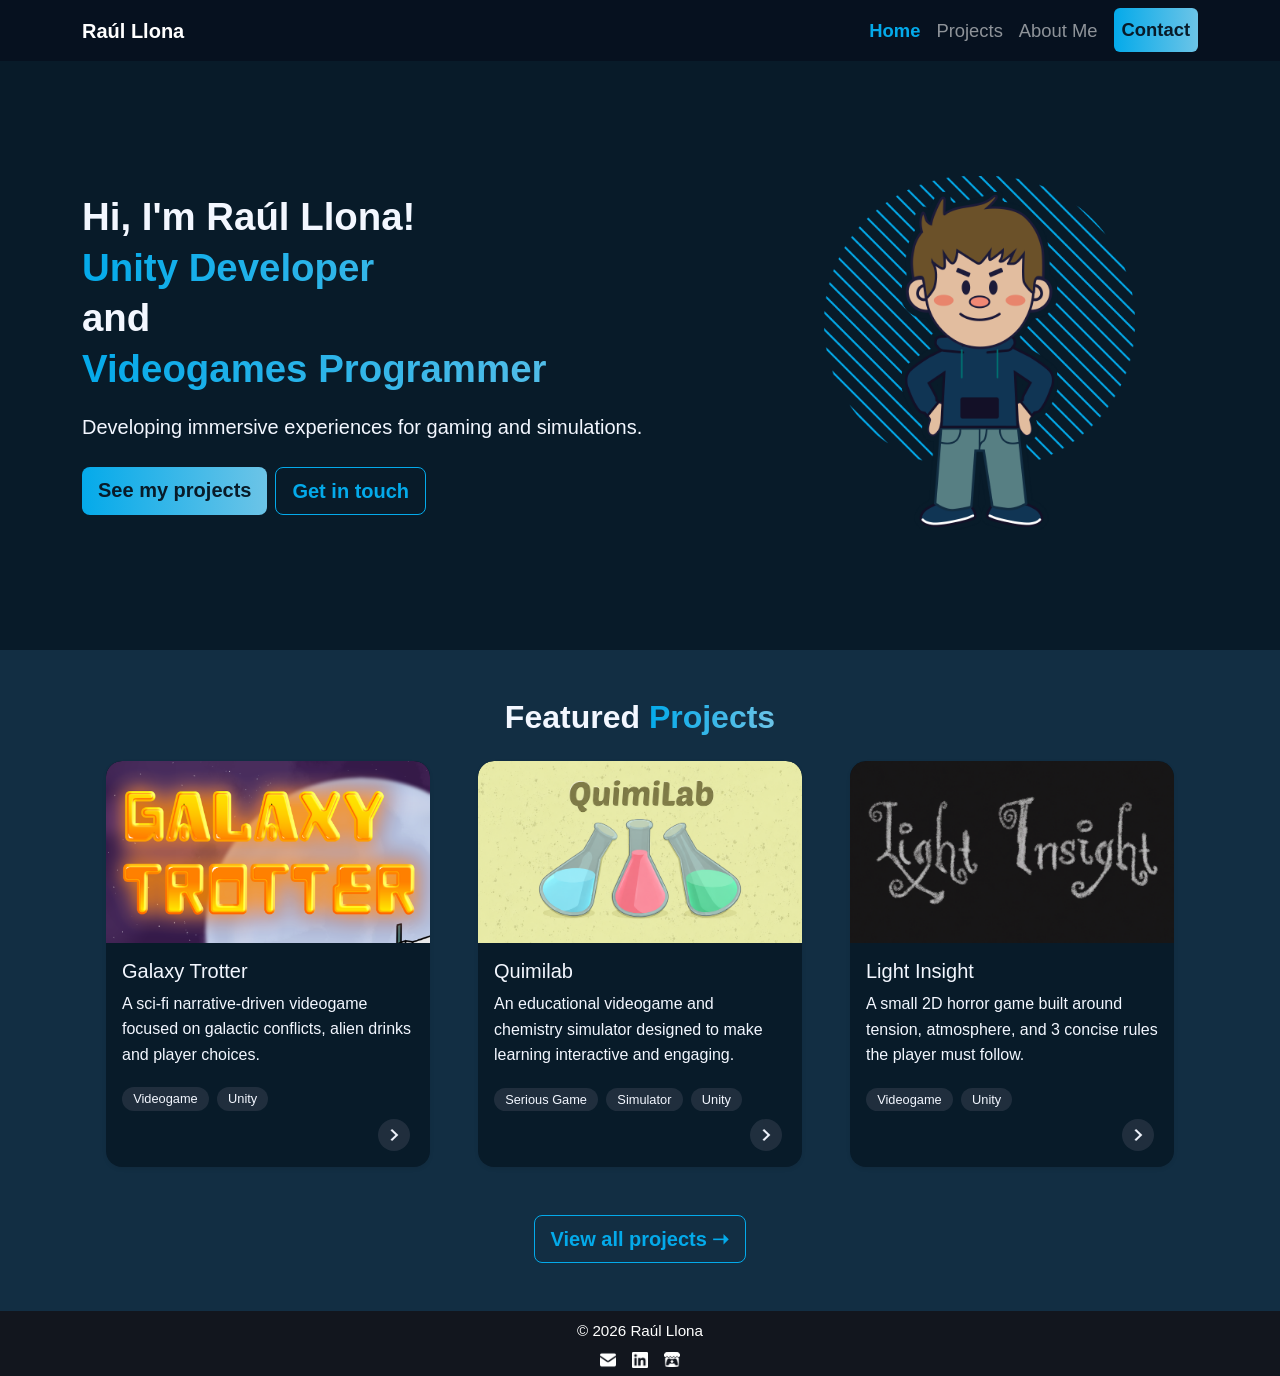
<file: index.html>
<!DOCTYPE html>
<html lang="en">
  <head>
    <meta charset="UTF-8" />
    <meta name="viewport" content="width=device-width, initial-scale=1.0" />
    <title>Raúl Llona | Unity Developer Portfolio</title>
    <meta
      name="description"
      content="Portfolio of Raúl Llona, a Unity and videogame developer showcasing game and simulation projects."
    />
    <link
      href="https://cdn.jsdelivr.net/npm/bootstrap@5.3.3/dist/css/bootstrap.min.css"
      rel="stylesheet"
    />
    <link rel="stylesheet" href="styles.css" />
  </head>
  <body>
    <nav class="navbar navbar-expand-lg navbar-dark bg-dark fixed-top">
      <div class="container">
        <a class="navbar-brand fw-bold" href="index.html">Raúl Llona</a>
        <button
          class="navbar-toggler"
          type="button"
          data-bs-toggle="collapse"
          data-bs-target="#navbarNav"
          aria-controls="navbarNav"
          aria-expanded="false"
          aria-label="Toggle navigation"
        >
          <span class="navbar-toggler-icon"></span>
        </button>
        <div class="collapse navbar-collapse" id="navbarNav">
          <ul class="navbar-nav ms-auto">
            <li class="nav-item">
              <a class="nav-link active" href="index.html">Home</a>
            </li>
            <li class="nav-item">
              <a class="nav-link" href="projects.html">Projects</a>
            </li>
            <li class="nav-item">
              <a class="nav-link" href="about.html">About Me</a>
            </li>
            <li class="nav-item">
              <a class="nav-link btn btn-primary ms-2" href="contact.html">Contact</a>
            </li>
          </ul>
        </div>
      </div>
    </nav>

    <header class="py-5">
      <div class="container py-5">
        <div class="row align-items-center g-5">
          <div class="col-lg-7">
            <div class="hero-title mb-3">
              <p>Hi, I'm Raúl Llona!</p>
              <p class="hero-title-accent">Unity Developer</p>
              <p>and</p>
              <p class="hero-title-accent">Videogames Programmer</p>
            </div>
            <p class="lead mb-4">
              Developing immersive experiences for gaming and simulations.
            </p>
            <div class="d-flex flex-wrap gap-2">
              <a class="btn btn-primary btn-lg" href="projects.html">See my projects</a>
              <a class="btn btn-outline-primary btn-lg" href="contact.html">Get in touch</a>
            </div>
          </div>
          <div class="col-lg-5">
            <div class="text-center p-4">
              <img class="hero-illustration" src="resources/mainIllustration.png" alt="Raúl Llona game development illustration" />
            </div>
          </div>
        </div>
      </div>
    </header>

    <main>
      <section class="py-5 featured-projects">
        <div class="container">
          <div class="text-center mb-4">
            <h2 class="section-title">Featured <span class="hero-title-accent">Projects</span></h2>
          </div>
          <div class="row g-5 justify-content-center featured-projects-grid">
            <div class="col-md-6 col-lg-4">
              <a class="project-card-link" href="galaxy-trotter.html">
                <div class="card project-card h-100 shadow-sm border-0">
                  <img class="project-logo" src="resources/galaxyTrotter/galaxyTrotterLogo.png" alt="Galaxy Trotter logo" />
                  <div class="card-body">
                    <h5 class="card-title">Galaxy Trotter</h5>
                    <p class="card-text">A sci-fi narrative-driven videogame focused on galactic conflicts, alien drinks and player choices.</p>
                    <div class="project-pills"><span>Videogame</span><span>Unity</span></div>
                  </div>
                  <div class="project-card-arrow" aria-hidden="true">
                    <img src="resources/arrowIcon.png" alt="Arrow icon"/>
                  </div>
                </div>
              </a>
            </div>
            <div class="col-md-6 col-lg-4">
              <a class="project-card-link" href="quimilab.html">
                <div class="card project-card h-100 shadow-sm border-0">
                  <img class="project-logo" src="resources/quimilab/quimilabLogo.png" alt="Quimilab logo" />
                  <div class="card-body">
                    <h5 class="card-title">Quimilab</h5>
                    <p class="card-text">An educational videogame and chemistry simulator designed to make learning interactive and engaging.</p>
                    <div class="project-pills"><span>Serious Game</span><span>Simulator</span><span>Unity</span></div>
                  </div>
                  <div class="project-card-arrow" aria-hidden="true">
                    <img src="resources/arrowIcon.png" alt="Arrow icon"/>
                  </div>
                </div>
              </a>
            </div>
            <div class="col-md-6 col-lg-4">
              <a class="project-card-link" href="light-insight.html">
                <div class="card project-card h-100 shadow-sm border-0">
                  <img class="project-logo" src="resources/lightInsight/lightInsightLogo.png" alt="Light Insight logo" />
                  <div class="card-body">
                    <h5 class="card-title">Light Insight</h5>
                    <p class="card-text">A small 2D horror game built around tension, atmosphere, and 3 concise rules the player must follow.</p>
                    <div class="project-pills"><span>Videogame</span><span>Unity</span></div>
                  </div>
                  <div class="project-card-arrow" aria-hidden="true">
                    <img src="resources/arrowIcon.png" alt="Arrow icon"/>
                  </div>
                </div>
              </a>
            </div>
          </div>
          <div class="text-center mt-5">
            <a class="btn btn-outline-primary btn-lg" href="projects.html">View all projects <span aria-hidden="true">➝</span></a>
          </div>
        </div>
      </section>
    </main>

    <footer class="footer text-white py-2">
      <div class="container d-flex flex-column gap-2 align-items-center">
        <span>© 2026 Raúl Llona</span>
        <div class="footer-icons d-flex gap-3">
          <a href="mailto:raul_llona@hotmail.com" aria-label="Email" class="text-white"><img src="resources/mailLogo.png" alt="Email" /></a>
          <a href="https://www.linkedin.com/in/raúl-llona-cabeza-6336a7273" target="_blank" rel="noreferrer" aria-label="LinkedIn" class="text-white"><img src="resources/linkedinLogo.png" alt="LinkedIn" /></a>
          <a href="https://rllona.itch.io/" target="_blank" rel="noreferrer" aria-label="Itch.io" class="text-white"><img src="resources/itchioLogo.png" alt="Itch.io" /></a>
        </div>
      </div>
    </footer>

    <script src="https://cdn.jsdelivr.net/npm/bootstrap@5.3.3/dist/js/bootstrap.bundle.min.js"></script>
  </body>
</html>
</file>
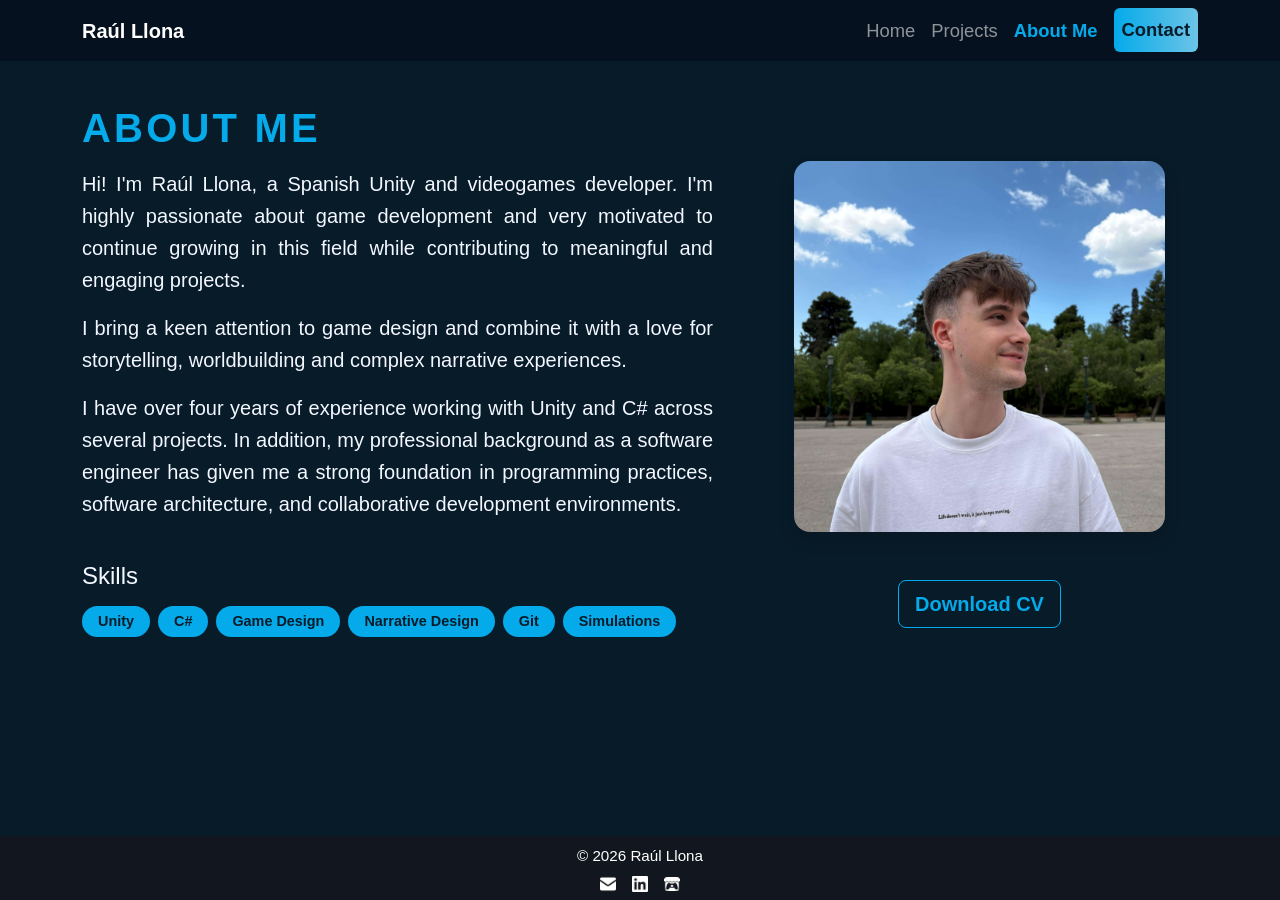
<file: about.html>
<!DOCTYPE html>
<html lang="en">
  <head>
    <meta charset="UTF-8" />
    <meta name="viewport" content="width=device-width, initial-scale=1.0" />
    <title>About Me | Raúl Llona</title>
    <meta
      name="description"
      content="About Raúl Llona, a Unity and videogame developer creating narrative, educational, and experimental game projects."
    />
    <link
      href="https://cdn.jsdelivr.net/npm/bootstrap@5.3.3/dist/css/bootstrap.min.css"
      rel="stylesheet"
    />
    <link rel="stylesheet" href="styles.css" />
  </head>
  <body>
    <nav class="navbar navbar-expand-lg navbar-dark bg-dark fixed-top">
      <div class="container">
        <a class="navbar-brand fw-bold" href="index.html">Raúl Llona</a>
        <button
          class="navbar-toggler"
          type="button"
          data-bs-toggle="collapse"
          data-bs-target="#navbarNav"
          aria-controls="navbarNav"
          aria-expanded="false"
          aria-label="Toggle navigation"
        >
          <span class="navbar-toggler-icon"></span>
        </button>
        <div class="collapse navbar-collapse" id="navbarNav">
          <ul class="navbar-nav ms-auto">
            <li class="nav-item">
              <a class="nav-link" href="index.html">Home</a>
            </li>
            <li class="nav-item">
              <a class="nav-link" href="projects.html">Projects</a>
            </li>
            <li class="nav-item">
              <a class="nav-link active" href="about.html">About Me</a>
            </li>
            <li class="nav-item">
              <a class="nav-link btn btn-primary ms-2" href="contact.html">Contact</a>
            </li>
          </ul>
        </div>
      </div>
    </nav>

    <main>
      <section>
        <div class="container py-5">
          <div class="row g-5 align-items-center">
            <div class="col-lg-7">
              <h1 class="page-title display-6 fw-bold mb-3">ABOUT ME</h1>
              <div class="about-intro lead">
                <p>
                  Hi! I'm Raúl Llona, a Spanish Unity and videogames developer. I'm highly passionate about game development and very motivated to continue growing in this field while contributing to meaningful and engaging projects.
                </p>
                <p>
                  I bring a keen attention to game design and combine it with a love for storytelling, worldbuilding and complex narrative experiences.
                </p>
                <p>
                  I have over four years of experience working with Unity and C# across several projects. In addition, my professional background as a software engineer has given me a strong foundation in programming practices, software architecture, and collaborative development environments.
                </p>
              </div>
              <br>
              <h3 class="h4 mb-3">Skills</h3>
              <div class="d-flex flex-wrap gap-2">
                <span class="badge bg-primary rounded-pill px-3 py-2">Unity</span>
                <span class="badge bg-primary rounded-pill px-3 py-2">C#</span>
                <span class="badge bg-primary rounded-pill px-3 py-2">Game Design</span>
                <span class="badge bg-primary rounded-pill px-3 py-2">Narrative Design</span>
                <span class="badge bg-primary rounded-pill px-3 py-2">Git</span>
                <span class="badge bg-primary rounded-pill px-3 py-2">Simulations</span>
              </div>
            </div>
            <div class="col-lg-5">
              <div class="text-center mt-5">
                <img class="profile-photo shadow" src="resources/ProfilePic.jpg" alt="Raúl Llona" />
              </div>
              <div class="text-center mt-5">
                <a class="btn btn-outline-primary btn-lg" href="resources/CV%20Unity%20Developer%20-%20Raul%20Llona.pdf" download="CV Unity Developer - Raul Llona.pdf">Download CV</a>
              </div>
            </div>
          </div>
        </div>
      </section>
    </main>

    <footer class="footer text-white py-2">
      <div class="container d-flex flex-column gap-2 align-items-center">
        <span>© 2026 Raúl Llona</span>
        <div class="footer-icons d-flex gap-3">
          <a href="mailto:raul_llona@hotmail.com" aria-label="Email" class="text-white"><img src="resources/mailLogo.png" alt="Email" /></a>
          <a href="https://www.linkedin.com/in/raúl-llona-cabeza-6336a7273" target="_blank" rel="noreferrer" aria-label="LinkedIn" class="text-white"><img src="resources/linkedinLogo.png" alt="LinkedIn" /></a>
          <a href="https://rllona.itch.io/" target="_blank" rel="noreferrer" aria-label="Itch.io" class="text-white"><img src="resources/itchioLogo.png" alt="Itch.io" /></a>
        </div>
      </div>
    </footer>

    <script src="https://cdn.jsdelivr.net/npm/bootstrap@5.3.3/dist/js/bootstrap.bundle.min.js"></script>
  </body>
</html>
</file>
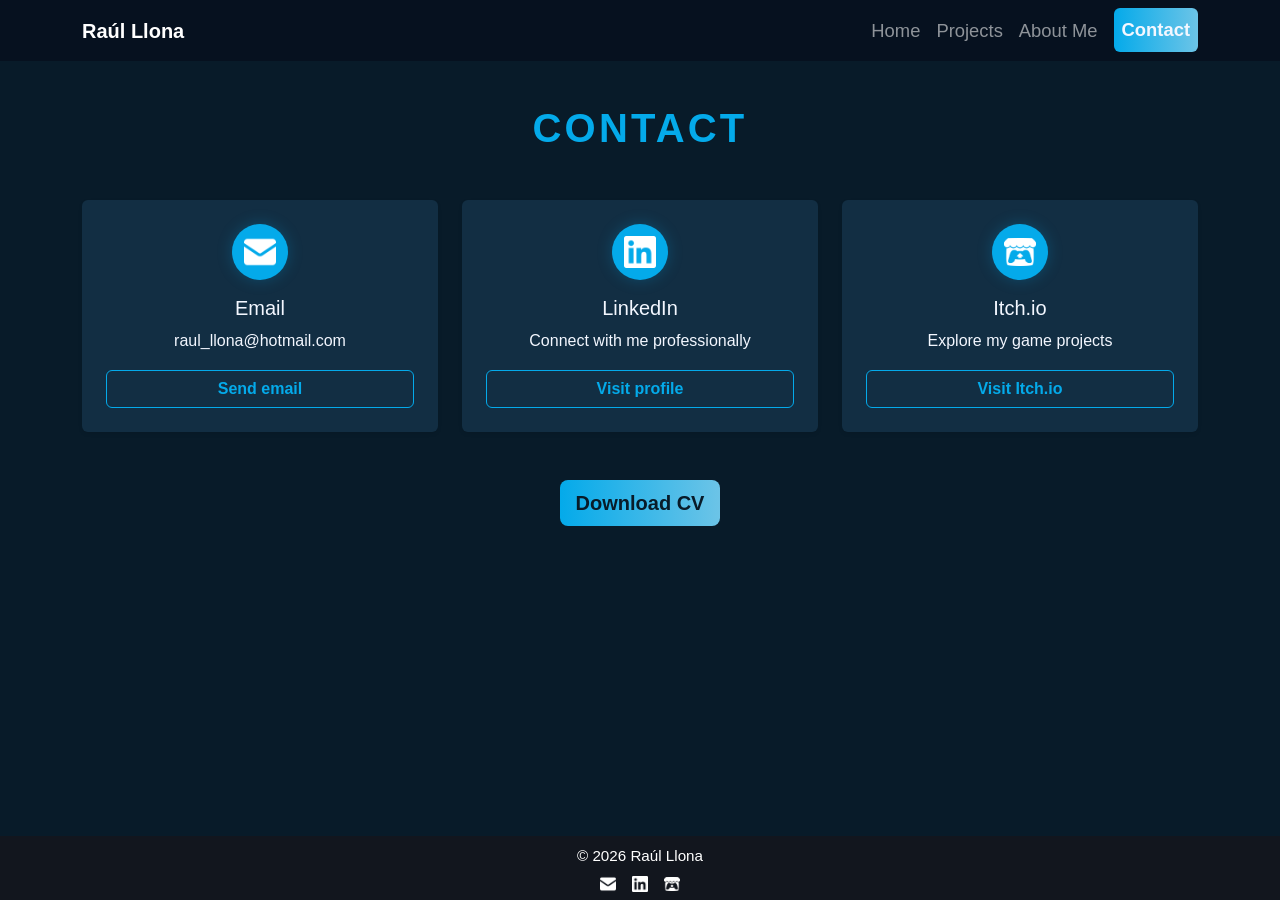
<file: contact.html>
<!DOCTYPE html>
<html lang="en">
  <head>
    <meta charset="UTF-8" />
    <meta name="viewport" content="width=device-width, initial-scale=1.0" />
    <title>Contact | Raúl Llona</title>
    <meta
      name="description"
      content="Contact Raúl Llona through email, LinkedIn, or Itch.io."
    />
    <link
      href="https://cdn.jsdelivr.net/npm/bootstrap@5.3.3/dist/css/bootstrap.min.css"
      rel="stylesheet"
    />
    <link rel="stylesheet" href="styles.css" />
  </head>
  <body>
    <nav class="navbar navbar-expand-lg navbar-dark bg-dark fixed-top">
      <div class="container">
        <a class="navbar-brand fw-bold" href="index.html">Raúl Llona</a>
        <button
          class="navbar-toggler"
          type="button"
          data-bs-toggle="collapse"
          data-bs-target="#navbarNav"
          aria-controls="navbarNav"
          aria-expanded="false"
          aria-label="Toggle navigation"
        >
          <span class="navbar-toggler-icon"></span>
        </button>
        <div class="collapse navbar-collapse" id="navbarNav">
          <ul class="navbar-nav ms-auto">
            <li class="nav-item">
              <a class="nav-link" href="index.html">Home</a>
            </li>
            <li class="nav-item">
              <a class="nav-link" href="projects.html">Projects</a>
            </li>
            <li class="nav-item">
              <a class="nav-link" href="about.html">About Me</a>
            </li>
            <li class="nav-item">
              <a class="nav-link btn btn-primary ms-2 active" href="contact.html">Contact</a>
            </li>
          </ul>
        </div>
      </div>
    </nav>

    <main>
      <section class="py-5">
        <div class="container">
          <div class="text-center mb-5">
            <h1 class="page-title display-6 fw-bold mb-3">CONTACT</h1>
          </div>
          <div class="row g-4 justify-content-center">
            <div class="col-md-6 col-lg-4">
              <div class="card h-100 shadow-sm border-0 text-center p-4">
                <div class="contact-icon"><img src="resources/mailLogo.png" alt="Email" /></div>
                <h5 class="card-title mt-3">Email</h5>
                <p class="card-text">raul_llona@hotmail.com</p>
                <a href="mailto:raul_llona@hotmail.com" class="btn btn-outline-primary">Send email</a>
              </div>
            </div>
            <div class="col-md-6 col-lg-4">
              <div class="card h-100 shadow-sm border-0 text-center p-4">
                <div class="contact-icon"><img src="resources/linkedinLogo.png" alt="LinkedIn" /></div>
                <h5 class="card-title mt-3">LinkedIn</h5>
                <p class="card-text">Connect with me professionally</p>
                <a href="https://www.linkedin.com/in/raúl-llona-cabeza-6336a7273" target="_blank" rel="noreferrer" class="btn btn-outline-primary">Visit profile</a>
              </div>
            </div>
            <div class="col-md-6 col-lg-4">
              <div class="card h-100 shadow-sm border-0 text-center p-4">
                <div class="contact-icon"><img src="resources/itchioLogo.png" alt="Itch.io" /></div>
                <h5 class="card-title mt-3">Itch.io</h5>
                <p class="card-text">Explore my game projects</p>
                <a href="https://rllona.itch.io/" target="_blank" rel="noreferrer" class="btn btn-outline-primary">Visit Itch.io</a>
              </div>
            </div>
          </div>
          <div class="text-center mt-5">
            <a href="resources/CV%20Unity%20Developer%20-%20Raul%20Llona.pdf" download="CV Unity Developer - Raul Llona.pdf" class="btn btn-primary btn-lg">Download CV</a>
          </div>
        </div>
      </section>
    </main>

    <footer class="footer text-white py-2">
      <div class="container d-flex flex-column gap-2 align-items-center">
        <span>© 2026 Raúl Llona</span>
        <div class="footer-icons d-flex gap-3">
          <a href="mailto:raul_llona@hotmail.com" aria-label="Email" class="text-white"><img src="resources/mailLogo.png" alt="Email" /></a>
          <a href="https://www.linkedin.com/in/raúl-llona-cabeza-6336a7273" target="_blank" rel="noreferrer" aria-label="LinkedIn" class="text-white"><img src="resources/linkedinLogo.png" alt="LinkedIn" /></a>
          <a href="https://rllona.itch.io/" target="_blank" rel="noreferrer" aria-label="Itch.io" class="text-white"><img src="resources/itchioLogo.png" alt="Itch.io" /></a>
        </div>
      </div>
    </footer>

    <script src="https://cdn.jsdelivr.net/npm/bootstrap@5.3.3/dist/js/bootstrap.bundle.min.js"></script>
  </body>
</html>
</file>
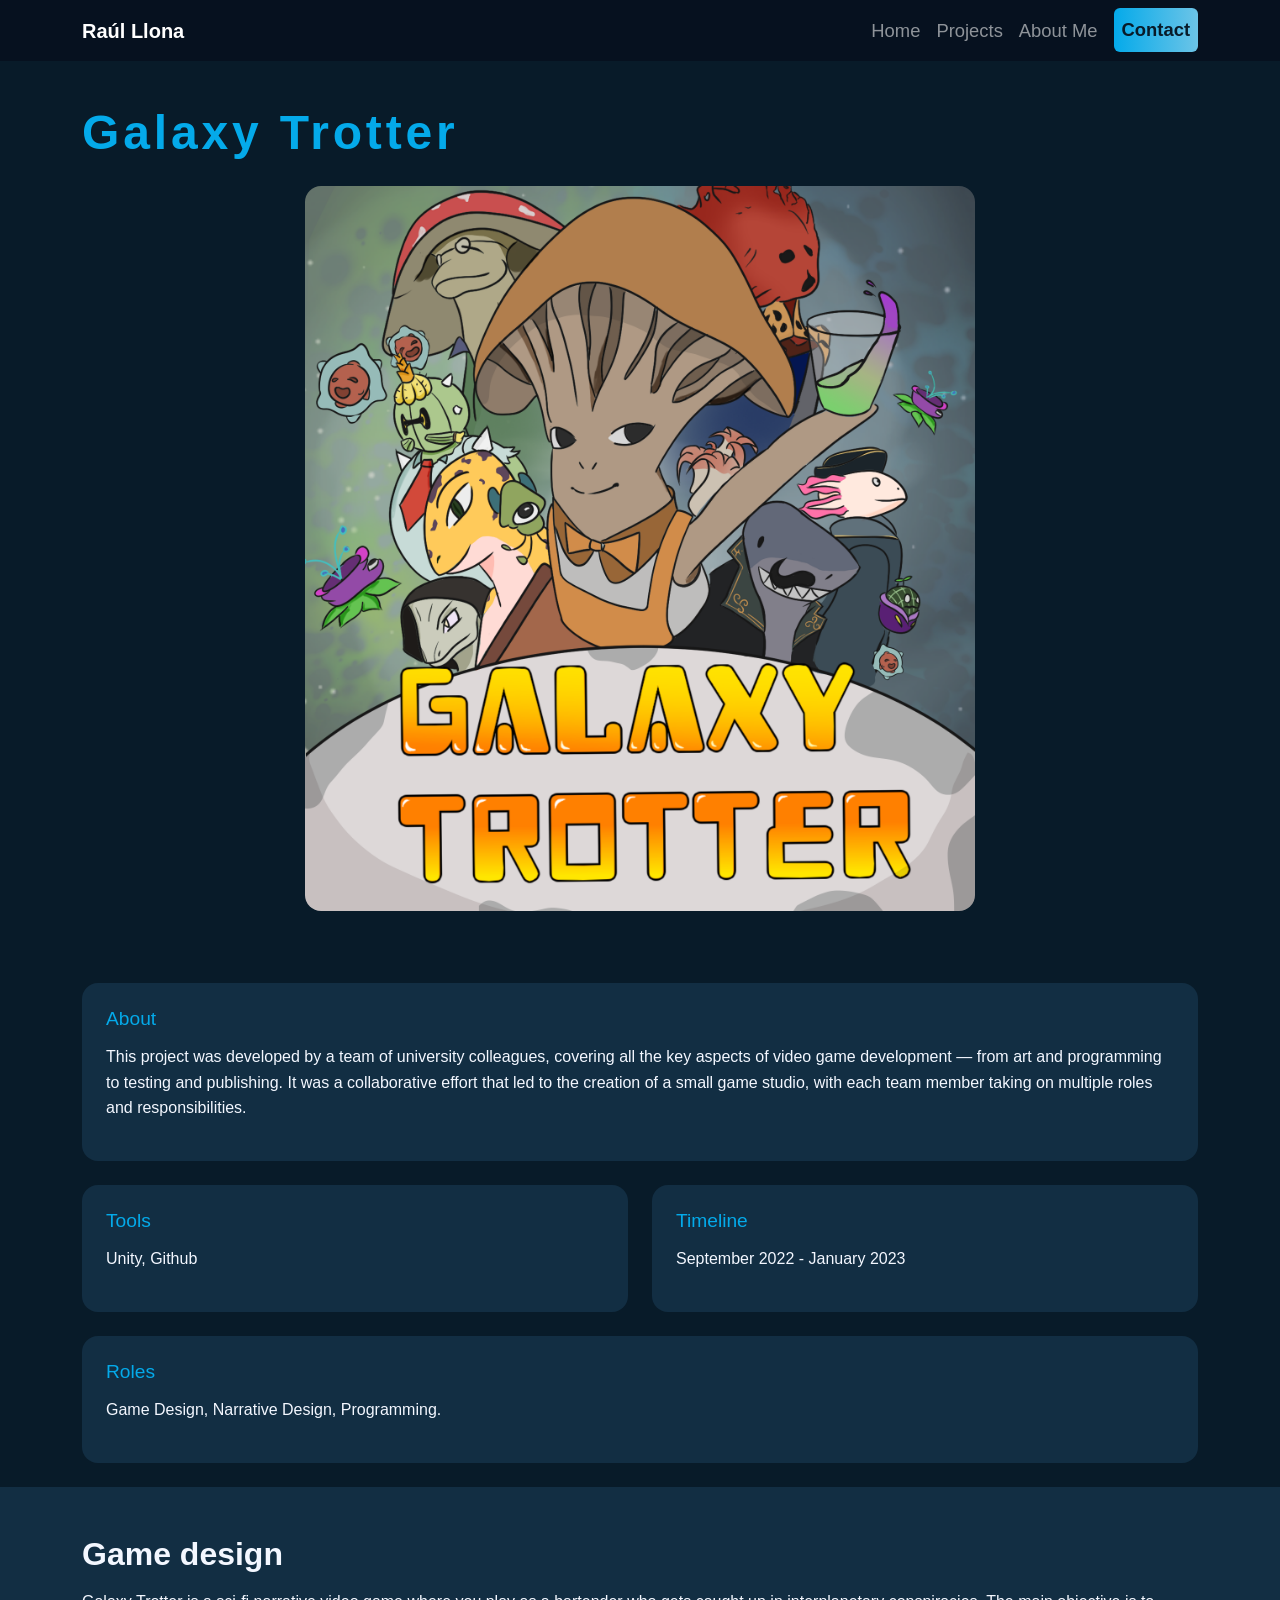
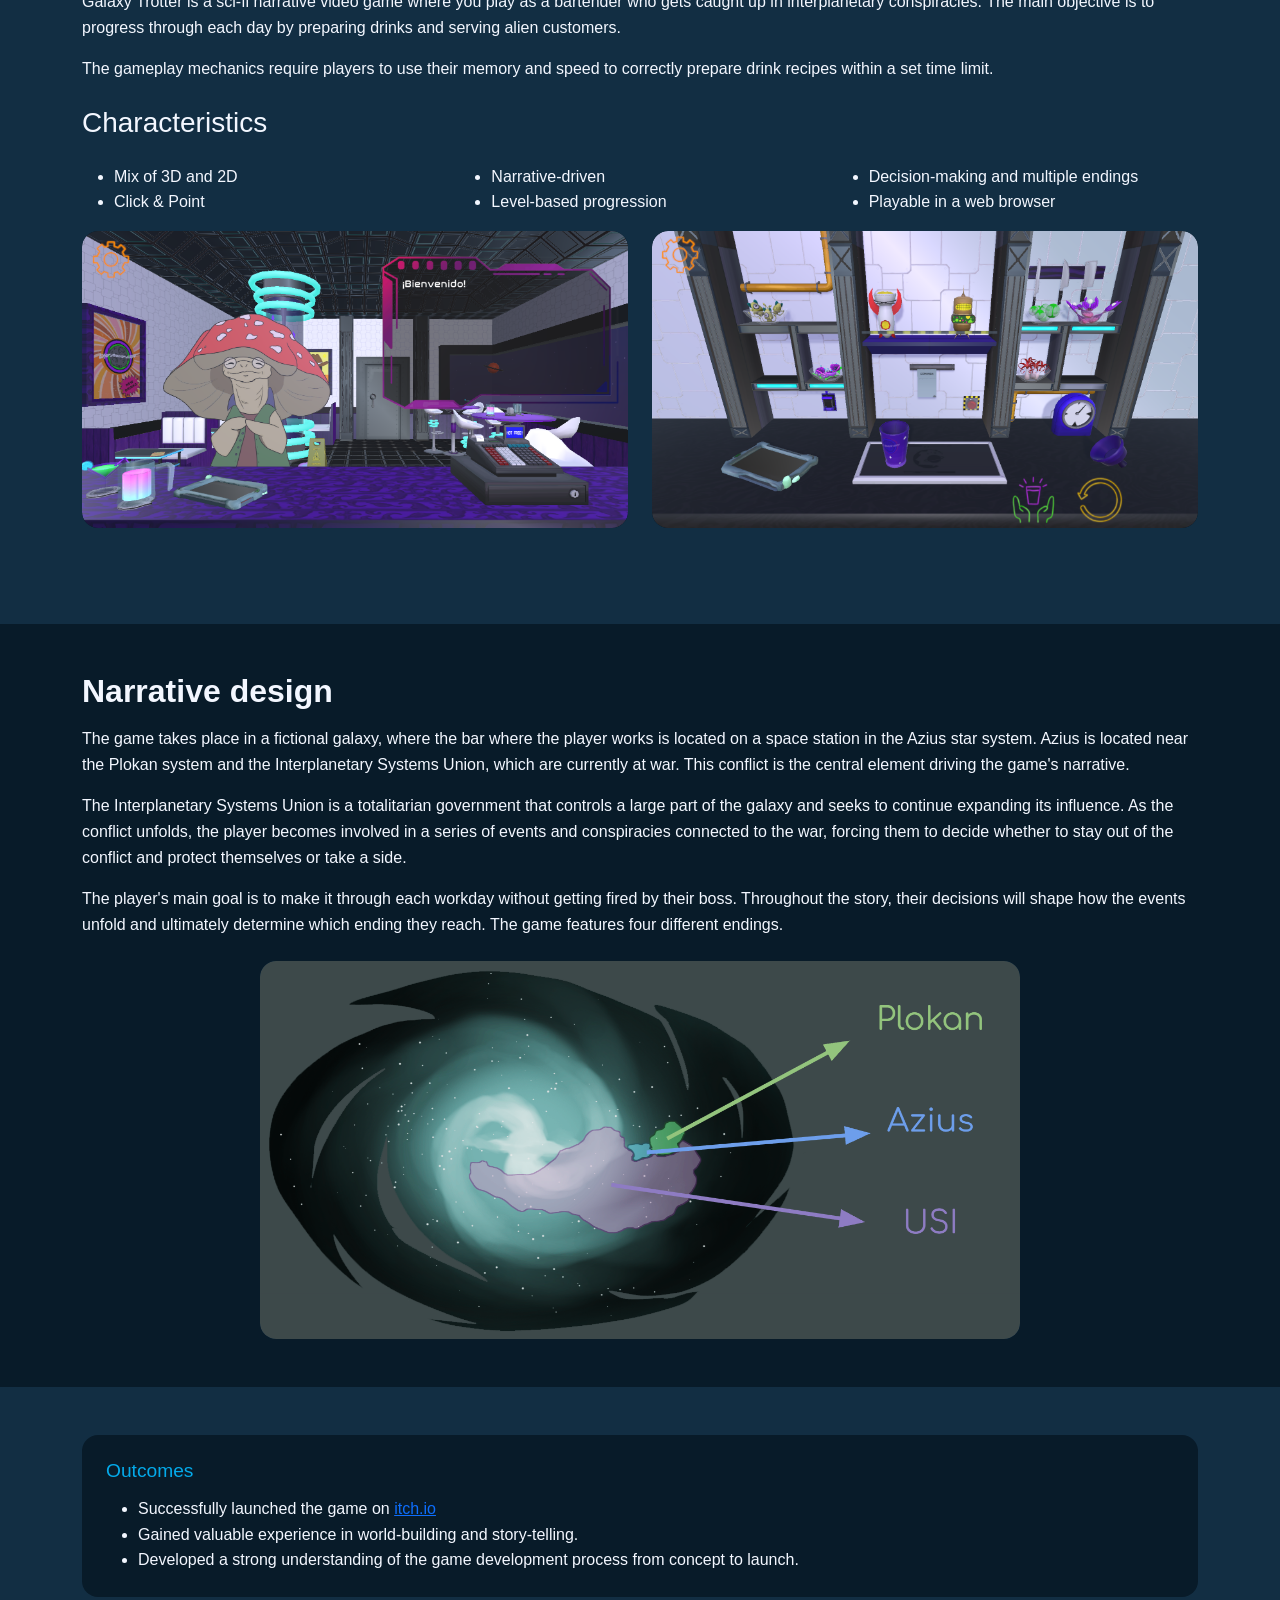
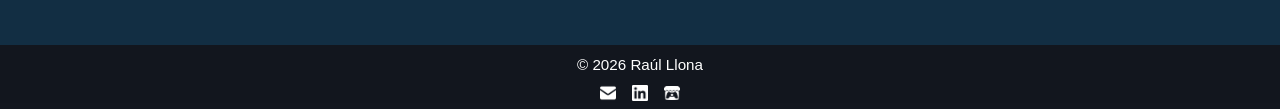
<file: galaxy-trotter.html>
<!DOCTYPE html>
<html lang="en">
  <head>
    <meta charset="UTF-8" />
    <meta name="viewport" content="width=device-width, initial-scale=1.0" />
    <title>Galaxy Trotter | Raúl Llona</title>
    <meta name="description" content="Project page placeholder for Galaxy Trotter." />
    <link
      href="https://cdn.jsdelivr.net/npm/bootstrap@5.3.3/dist/css/bootstrap.min.css"
      rel="stylesheet"
    />
    <link rel="stylesheet" href="styles.css" />
  </head>
  <body>
    <nav class="navbar navbar-expand-lg navbar-dark bg-dark fixed-top">
      <div class="container">
        <a class="navbar-brand fw-bold" href="index.html">Raúl Llona</a>
        <button
          class="navbar-toggler"
          type="button"
          data-bs-toggle="collapse"
          data-bs-target="#navbarNav"
          aria-controls="navbarNav"
          aria-expanded="false"
          aria-label="Toggle navigation"
        >
          <span class="navbar-toggler-icon"></span>
        </button>
        <div class="collapse navbar-collapse" id="navbarNav">
          <ul class="navbar-nav ms-auto">
            <li class="nav-item"><a class="nav-link" href="index.html">Home</a></li>
            <li class="nav-item"><a class="nav-link" href="projects.html">Projects</a></li>
            <li class="nav-item"><a class="nav-link" href="about.html">About Me</a></li>
            <li class="nav-item"><a class="nav-link btn btn-primary ms-2" href="contact.html">Contact</a></li>
          </ul>
        </div>
      </div>
    </nav>

    <header class="py-5">
      <div class="container">
        <h1 class="display-5 fw-bold mb-3 page-title">Galaxy Trotter</h1>
        <div class="project-hero-image">
          <img src="resources/galaxyTrotter/galaxyTrotterMainImage.png" alt="Galaxy Trotter main menu and title screen" />
        </div>
      </div>
    </header>

    <main>
      <section class="py-4">
        <div class="container">
          <div class="row g-4">
            <div class="col-12">
              <div class="project-info-card">
                <h3>About</h3>
                <p>This project was developed by a team of university colleagues, covering all the key aspects of video game development — from art and programming to testing and publishing. It was a collaborative effort that led to the creation of a small game studio, with each team member taking on multiple roles and responsibilities.</p>
              </div>
            </div>
            <div class="col-md-6">
              <div class="project-info-card">
                <h3>Tools</h3>
                <p>Unity, Github</p>
              </div>
            </div>
            <div class="col-md-6">
              <div class="project-info-card">
                <h3>Timeline</h3>
                <p>September 2022 - January 2023</p>
              </div>
            </div>
            <div class="col-12">
              <div class="project-info-card">
                <h3>Roles</h3>
                <p>Game Design, Narrative Design, Programming.</p>
              </div>
            </div>
          </div>
        </div>
      </section>

      <section class="py-5">
        <div class="container">
          <h2 class="section-title">Game design</h2>
          <p>Galaxy Trotter is a sci-fi narrative video game where you play as a bartender who gets caught up in interplanetary conspiracies. The main objective is to progress through each day by preparing drinks and serving alien customers.</p>
          <p>The gameplay mechanics require players to use their memory and speed to correctly prepare drink recipes within a set time limit.</p>

          <h3 class="mt-4">Characteristics</h3>
          <div class="row g-3 mt-2">
            <div class="col-md-4">
              <ul>
                <li>Mix of 3D and 2D</li>
                <li>Click &amp; Point</li>
              </ul>
            </div>
            <div class="col-md-4">
              <ul>
                <li>Narrative-driven</li>
                <li>Level-based progression</li>
              </ul>
            </div>
            <div class="col-md-4">
              <ul>
                <li>Decision-making and multiple endings</li>
                <li>Playable in a web browser</li>
              </ul>
            </div>
          </div>

          <div class="row g-4 mb-5">
            <div class="col-md-6">
              <div class="project-media-card horizontal-media-card">
                <img src="resources/galaxyTrotter/gameplay1.png" alt="Galaxy Trotter gameplay screenshot 1" />
              </div>
            </div>
            <div class="col-md-6">
              <div class="project-media-card horizontal-media-card">
                <img src="resources/galaxyTrotter/gameplay2.png" alt="Galaxy Trotter gameplay screenshot 2" />
              </div>
            </div>
          </div>
        </div>
      </section>
      <section class="py-5">
        <div class="container">
          <h2 class="section-title">Narrative design</h2>
          <p>The game takes place in a fictional galaxy, where the bar where the player works is located on a space station in the Azius star system. Azius is located near the Plokan system and the Interplanetary Systems Union, which are currently at war. This conflict is the central element driving the game's narrative.</p>
          <p>The Interplanetary Systems Union is a totalitarian government that controls a large part of the galaxy and seeks to continue expanding its influence. As the conflict unfolds, the player becomes involved in a series of events and conspiracies connected to the war, forcing them to decide whether to stay out of the conflict and protect themselves or take a side.</p>
          <p>The player's main goal is to make it through each workday without getting fired by their boss. Throughout the story, their decisions will shape how the events unfold and ultimately determine which ending they reach. The game features four different endings.</p>

          <div class="project-map-wrapper">
            <div class="project-media-card horizontal-media-card mt-4">
              <img src="resources/galaxyTrotter/galaxyMap.png" alt="Galaxy Trotter galaxy map" />
            </div>
          </div>
        </div>
      </section>

      <section class="py-5">
        <div class="container">
          <div class="outcome-panel">
            <h3>Outcomes</h3>
            <ul class="mb-0">
              <li>Successfully launched the game on <a href="https://spaceodditygames.itch.io/galaxy-trotter" target="_blank" rel="noreferrer">itch.io</a></li>
              <li>Gained valuable experience in world-building and story-telling.</li>
              <li>Developed a strong understanding of the game development process from concept to launch.</li>
            </ul>
          </div>
        </div>
      </section>
    </main>

    <footer class="footer text-white py-2">
      <div class="container d-flex flex-column gap-2 align-items-center">
        <span>© 2026 Raúl Llona</span>
        <div class="footer-icons d-flex gap-3">
          <a href="mailto:raul_llona@hotmail.com" aria-label="Email" class="text-white"><img src="resources/mailLogo.png" alt="Email" /></a>
          <a href="https://www.linkedin.com/in/raúl-llona-cabeza-6336a7273" target="_blank" rel="noreferrer" aria-label="LinkedIn" class="text-white"><img src="resources/linkedinLogo.png" alt="LinkedIn" /></a>
          <a href="https://rllona.itch.io/" target="_blank" rel="noreferrer" aria-label="Itch.io" class="text-white"><img src="resources/itchioLogo.png" alt="Itch.io" /></a>
        </div>
      </div>
    </footer>

    <script src="https://cdn.jsdelivr.net/npm/bootstrap@5.3.3/dist/js/bootstrap.bundle.min.js"></script>
  </body>
</html>
</file>
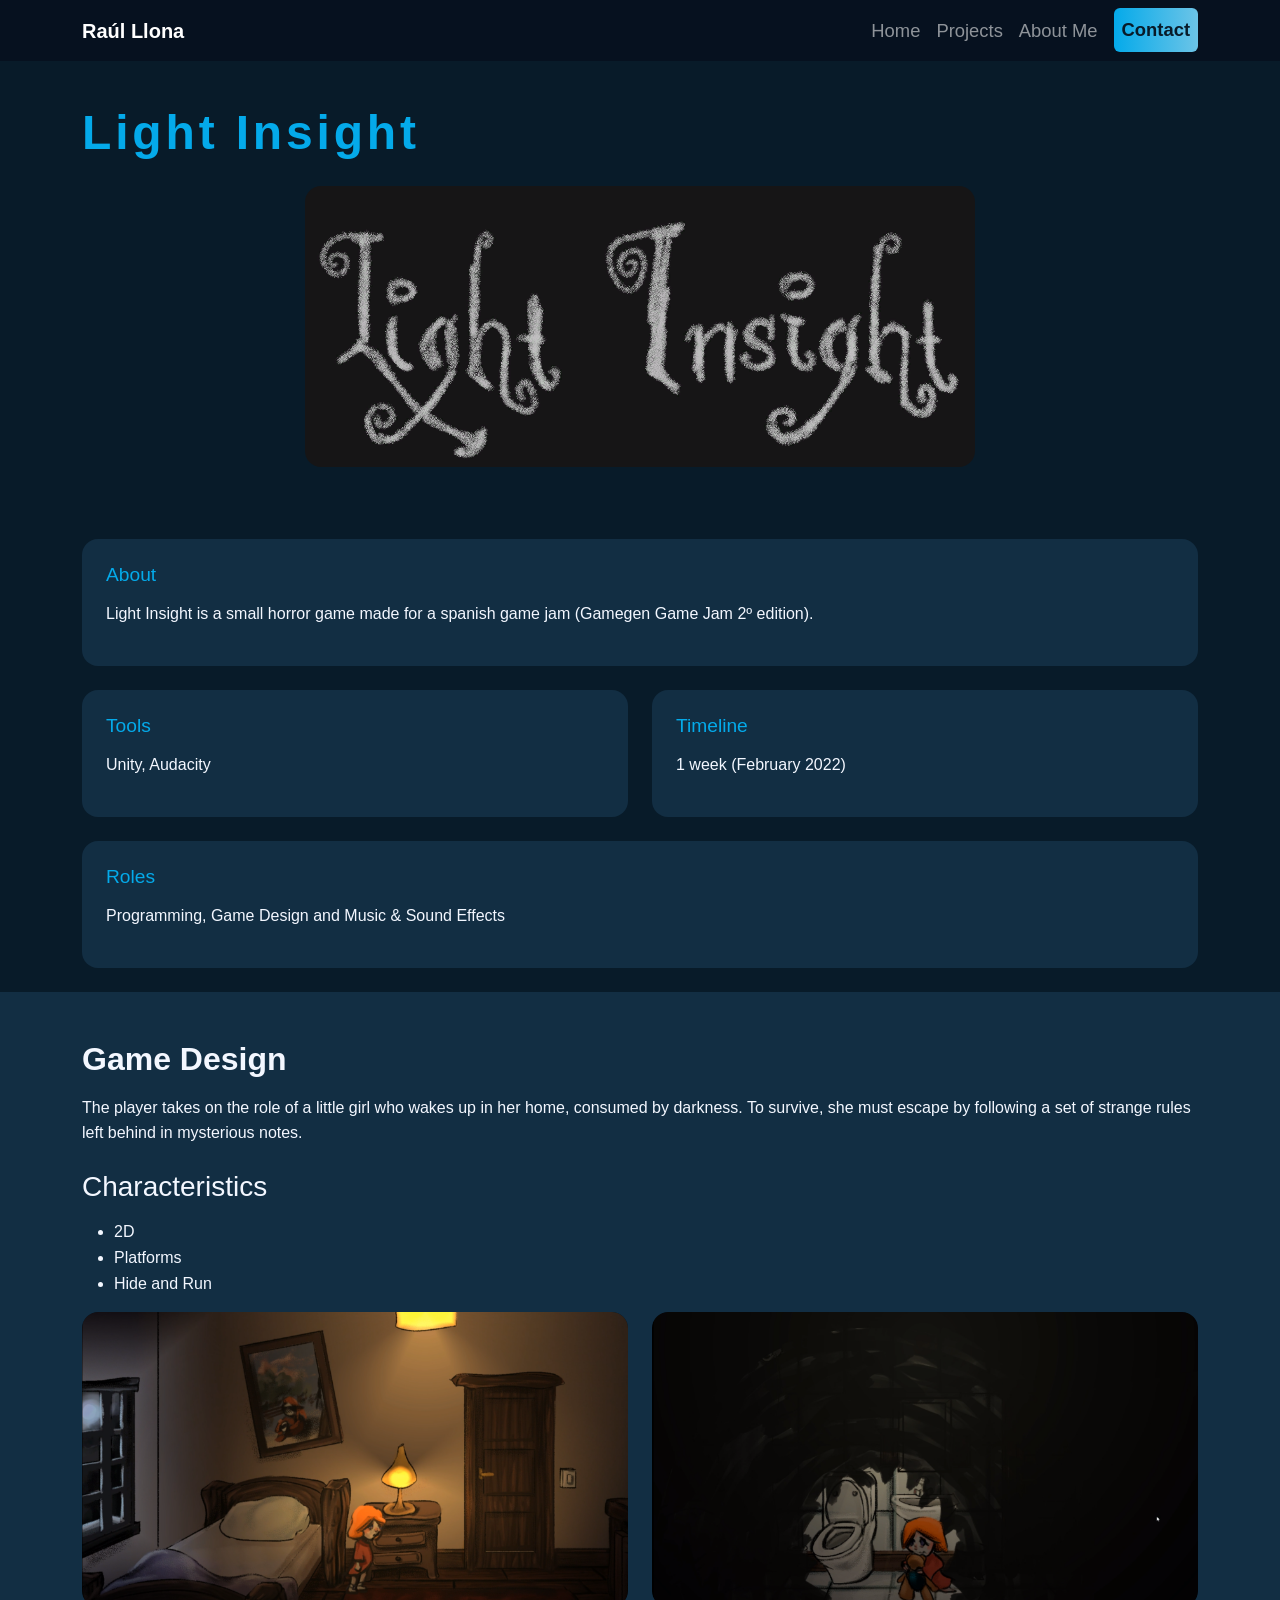
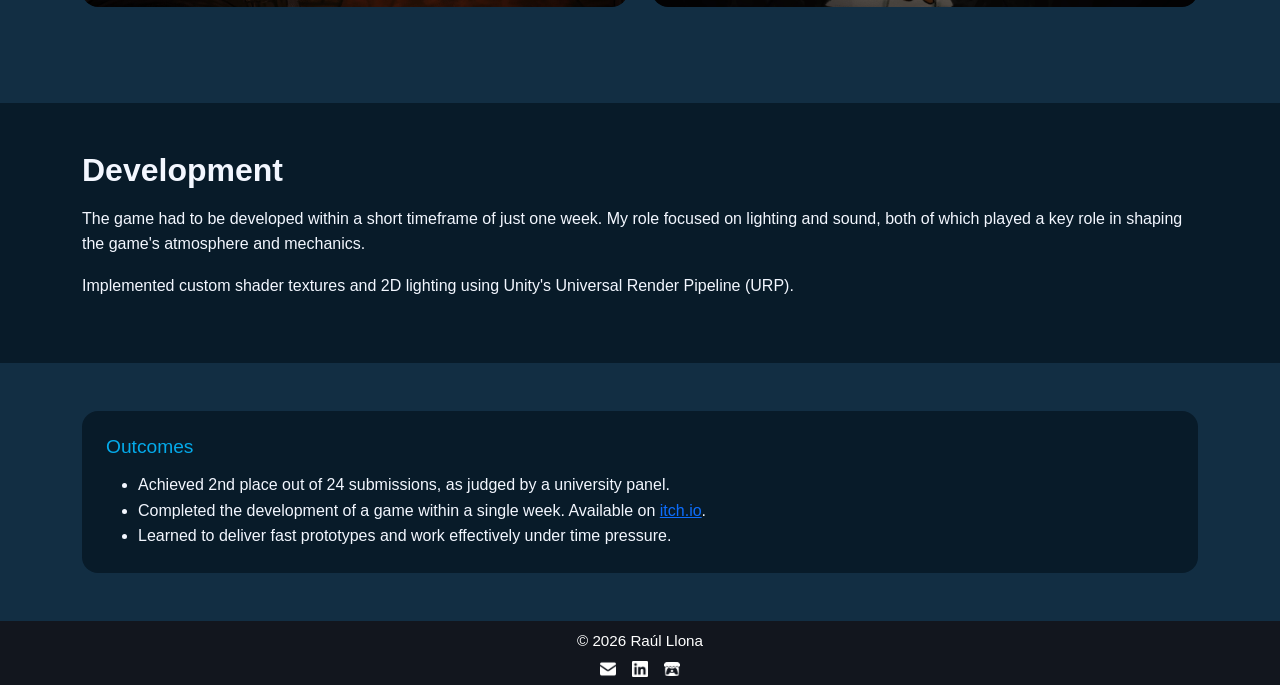
<file: light-insight.html>
<!DOCTYPE html>
<html lang="en">
  <head>
    <meta charset="UTF-8" />
    <meta name="viewport" content="width=device-width, initial-scale=1.0" />
    <title>Light Insight | Raúl Llona</title>
    <meta name="description" content="Project page placeholder for Light Insight." />
    <link
      href="https://cdn.jsdelivr.net/npm/bootstrap@5.3.3/dist/css/bootstrap.min.css"
      rel="stylesheet"
    />
    <link rel="stylesheet" href="styles.css" />
  </head>
  <body>
    <nav class="navbar navbar-expand-lg navbar-dark bg-dark fixed-top">
      <div class="container">
        <a class="navbar-brand fw-bold" href="index.html">Raúl Llona</a>
        <button
          class="navbar-toggler"
          type="button"
          data-bs-toggle="collapse"
          data-bs-target="#navbarNav"
          aria-controls="navbarNav"
          aria-expanded="false"
          aria-label="Toggle navigation"
        >
          <span class="navbar-toggler-icon"></span>
        </button>
        <div class="collapse navbar-collapse" id="navbarNav">
          <ul class="navbar-nav ms-auto">
            <li class="nav-item"><a class="nav-link" href="index.html">Home</a></li>
            <li class="nav-item"><a class="nav-link" href="projects.html">Projects</a></li>
            <li class="nav-item"><a class="nav-link" href="about.html">About Me</a></li>
            <li class="nav-item"><a class="nav-link btn btn-primary ms-2" href="contact.html">Contact</a></li>
          </ul>
        </div>
      </div>
    </nav>

    <header class="py-5">
      <div class="container">
        <h1 class="display-5 fw-bold mb-3 page-title">Light Insight</h1>
        <div class="project-hero-image">
          <img src="resources/lightInsight/lightInsightMainImage.png" alt="Light Insight main game cover" />
        </div>
      </div>
    </header>

    <main>
      <section class="py-4">
        <div class="container">
          <div class="row g-4">
            <div class="col-12">
              <div class="project-info-card">
                <h3>About</h3>
                <p>Light Insight is a small horror game made for a spanish game jam (Gamegen Game Jam 2º edition).</p>
              </div>
            </div>
            <div class="col-md-6">
              <div class="project-info-card">
                <h3>Tools</h3>
                <p>Unity, Audacity</p>
              </div>
            </div>
            <div class="col-md-6">
              <div class="project-info-card">
                <h3>Timeline</h3>
                <p>1 week (February 2022)</p>
              </div>
            </div>
            <div class="col-12">
              <div class="project-info-card">
                <h3>Roles</h3>
                <p>Programming, Game Design and Music &amp; Sound Effects</p>
              </div>
            </div>
          </div>
        </div>
      </section>

      <section class="py-5">
        <div class="container">
          <h2 class="section-title">Game Design</h2>
          <p>The player takes on the role of a little girl who wakes up in her home, consumed by darkness. To survive, she must escape by following a set of strange rules left behind in mysterious notes.</p>

          <h3 class="mt-4 mb-3">Characteristics</h3>
          <ul>
            <li>2D</li>
            <li>Platforms</li>
            <li>Hide and Run</li>
          </ul>

          <div class="row g-4 mb-5">
            <div class="col-md-6">
              <div class="project-media-card horizontal-media-card">
                <img src="resources/lightInsight/gameplay1.png" alt="Light Insight gameplay screenshot 1" />
              </div>
            </div>
            <div class="col-md-6">
              <div class="project-media-card horizontal-media-card">
                <img src="resources/lightInsight/gameplay2.png" alt="Light Insight gameplay screenshot 2" />
              </div>
            </div>
          </div>
        </div>
      </section>
      <section class="py-5">
        <div class="container">
          <h2 class="section-title">Development</h2>
          <p>The game had to be developed within a short timeframe of just one week. My role focused on lighting and sound, both of which played a key role in shaping the game's atmosphere and mechanics.</p>
          <p>Implemented custom shader textures and 2D lighting using Unity's Universal Render Pipeline (URP).</p>
        </div>
      </section>

      <section class="py-5">
        <div class="container">
          <div class="outcome-panel">
            <h3>Outcomes</h3>
            <ul class="mb-0">
              <li>Achieved 2nd place out of 24 submissions, as judged by a university panel.</li>
              <li>Completed the development of a game within a single week. Available on <a href="https://namederis.itch.io/light-insight" target="_blank" rel="noreferrer">itch.io</a>.</li>
              <li>Learned to deliver fast prototypes and work effectively under time pressure.</li>
            </ul>
          </div>
        </div>
      </section>
    </main>

    <footer class="footer text-white py-2">
      <div class="container d-flex flex-column gap-2 align-items-center">
        <span>© 2026 Raúl Llona</span>
        <div class="footer-icons d-flex gap-3">
          <a href="mailto:raul_llona@hotmail.com" aria-label="Email" class="text-white"><img src="resources/mailLogo.png" alt="Email" /></a>
          <a href="https://www.linkedin.com/in/raúl-llona-cabeza-6336a7273" target="_blank" rel="noreferrer" aria-label="LinkedIn" class="text-white"><img src="resources/linkedinLogo.png" alt="LinkedIn" /></a>
          <a href="https://rllona.itch.io/" target="_blank" rel="noreferrer" aria-label="Itch.io" class="text-white"><img src="resources/itchioLogo.png" alt="Itch.io" /></a>
        </div>
      </div>
    </footer>

    <script src="https://cdn.jsdelivr.net/npm/bootstrap@5.3.3/dist/js/bootstrap.bundle.min.js"></script>
  </body>
</html>
</file>
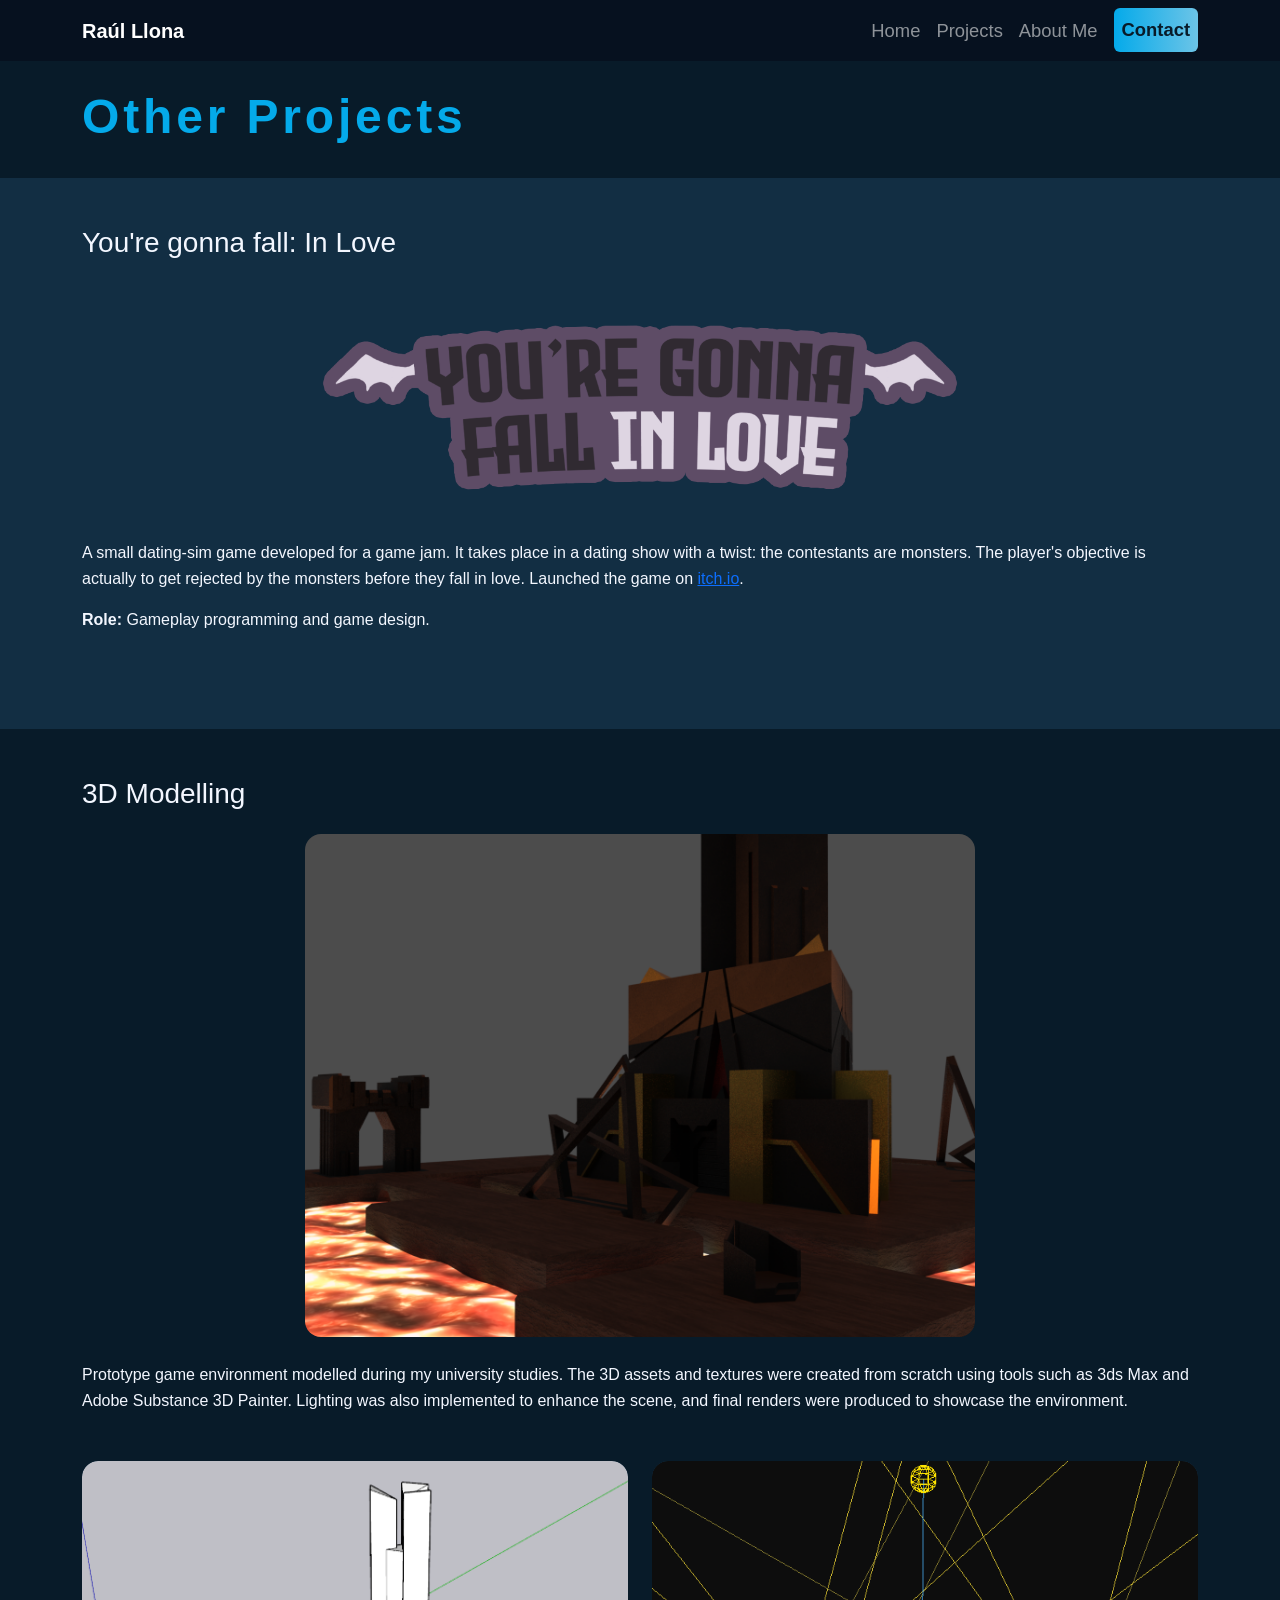
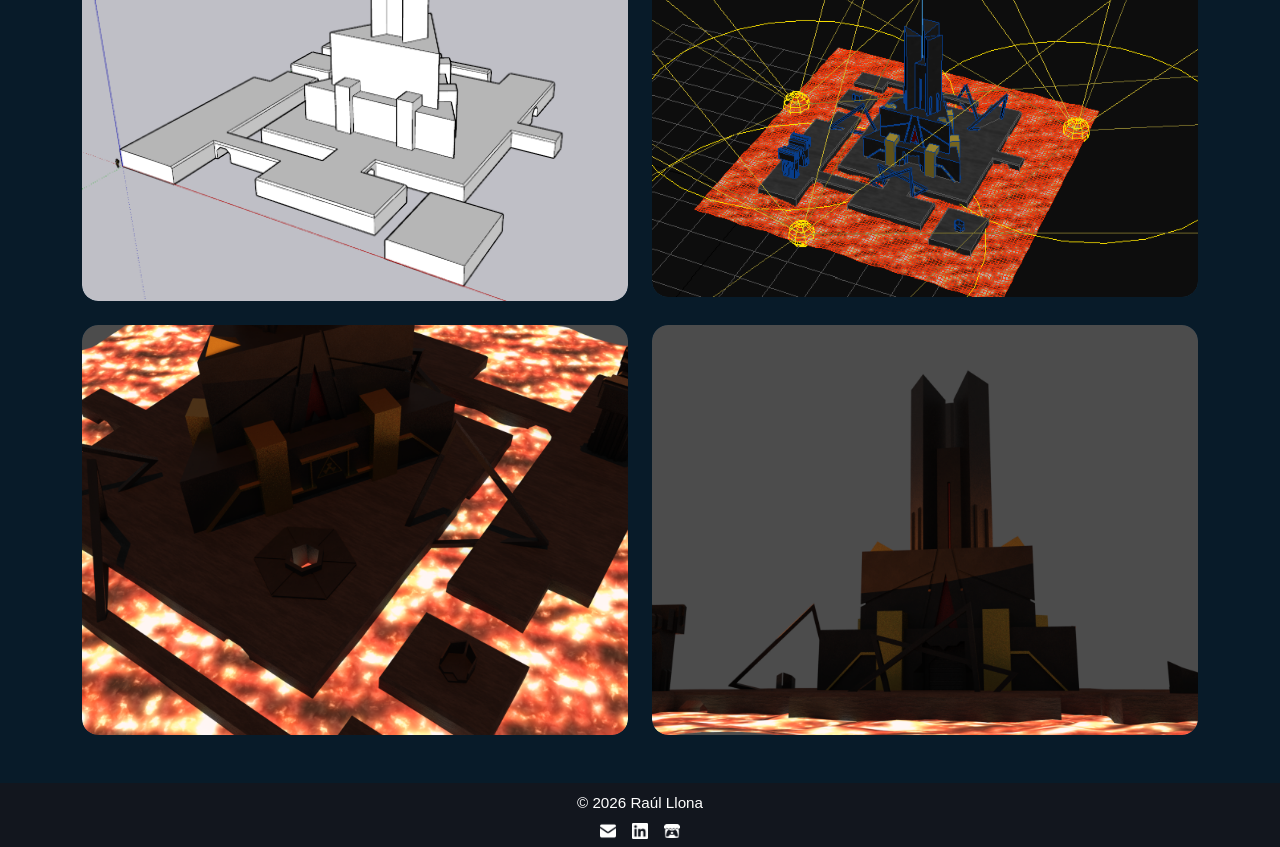
<file: other-projects.html>
<!DOCTYPE html>
<html lang="en">
  <head>
    <meta charset="UTF-8" />
    <meta name="viewport" content="width=device-width, initial-scale=1.0" />
    <title>Other Projects | Raúl Llona</title>
    <meta name="description" content="Project page placeholder for other projects." />
    <link
      href="https://cdn.jsdelivr.net/npm/bootstrap@5.3.3/dist/css/bootstrap.min.css"
      rel="stylesheet"
    />
    <link rel="stylesheet" href="styles.css" />
  </head>
  <body>
    <nav class="navbar navbar-expand-lg navbar-dark bg-dark fixed-top">
      <div class="container">
        <a class="navbar-brand fw-bold" href="index.html">Raúl Llona</a>
        <button
          class="navbar-toggler"
          type="button"
          data-bs-toggle="collapse"
          data-bs-target="#navbarNav"
          aria-controls="navbarNav"
          aria-expanded="false"
          aria-label="Toggle navigation"
        >
          <span class="navbar-toggler-icon"></span>
        </button>
        <div class="collapse navbar-collapse" id="navbarNav">
          <ul class="navbar-nav ms-auto">
            <li class="nav-item"><a class="nav-link" href="index.html">Home</a></li>
            <li class="nav-item"><a class="nav-link" href="projects.html">Projects</a></li>
            <li class="nav-item"><a class="nav-link" href="about.html">About Me</a></li>
            <li class="nav-item"><a class="nav-link btn btn-primary ms-2" href="contact.html">Contact</a></li>
          </ul>
        </div>
      </div>
    </nav>

    <header class="py-3">
        <div class="container py-3">
          <h1 class="display-5 fw-bold mb-0 page-title">Other Projects</h1>
        </div>
    </header>

    <main>
      <section></section>
      <section class="py-5">
        <div class="container">
          <div class="mb-5">
            <h3 class="mb-3">You're gonna fall: In Love</h3>
            <div class="project-hero-image">
              <img src="resources/otherProjects/youAreGonnaFallInLove.png" alt="You're gonna fall: In Love" />
            </div>
            <p>A small dating-sim game developed for a game jam. It takes place in a dating show with a twist: the contestants are monsters. The player's objective is actually to get rejected by the monsters before they fall in love. Launched the game on <a href="https://rllona.itch.io/you-are-gonna-fall-in-love" target="_blank" rel="noreferrer">itch.io</a>.</p>
            <p class="mb-0"><strong>Role:</strong> Gameplay programming and game design.</p>
          </div>
        </div>
      </section>
      <section class="py-5">
        <div class="container">
          <div>
            <h3 class="mb-3">3D Modelling</h3>
            <div class="project-hero-image">
              <img src="resources/otherProjects/3DRender1.png" alt="3D Render 1" />
            </div>
            <br>
            <p>Prototype game environment modelled during my university studies. The 3D assets and textures were created from scratch using tools such as 3ds Max and Adobe Substance 3D Painter. Lighting was also implemented to enhance the scene, and final renders were produced to showcase the environment.</p>
            
            <div class="row g-4 mt-4">
              <div class="col-md-6">
                <div class="project-media-card horizontal-media-card">
                  <img src="resources/otherProjects/3DModel.png" alt="3D Model" />
                </div>
              </div>
              <div class="col-md-6">
                <div class="project-media-card horizontal-media-card">
                  <img src="resources/otherProjects/3DLighting.png" alt="3D Lighting" />
                </div>
              </div>
              <div class="col-md-6">
                <div class="project-media-card horizontal-media-card">
                  <img src="resources/otherProjects/3DRender2.png" alt="3D Render 2" />
                </div>
              </div>
              <div class="col-md-6">
                <div class="project-media-card horizontal-media-card">
                  <img src="resources/otherProjects/3DRender3.png" alt="3D Render 3" />
                </div>
              </div>
            </div>
          </div>
        </div>
      </section>
    </main>

    <footer class="footer text-white py-2">
      <div class="container d-flex flex-column gap-2 align-items-center">
        <span>© 2026 Raúl Llona</span>
        <div class="footer-icons d-flex gap-3">
          <a href="mailto:raul_llona@hotmail.com" aria-label="Email" class="text-white"><img src="resources/mailLogo.png" alt="Email" /></a>
          <a href="https://www.linkedin.com/in/raúl-llona-cabeza-6336a7273" target="_blank" rel="noreferrer" aria-label="LinkedIn" class="text-white"><img src="resources/linkedinLogo.png" alt="LinkedIn" /></a>
          <a href="https://rllona.itch.io/" target="_blank" rel="noreferrer" aria-label="Itch.io" class="text-white"><img src="resources/itchioLogo.png" alt="Itch.io" /></a>
        </div>
      </div>
    </footer>

    <script src="https://cdn.jsdelivr.net/npm/bootstrap@5.3.3/dist/js/bootstrap.bundle.min.js"></script>
  </body>
</html>
</file>
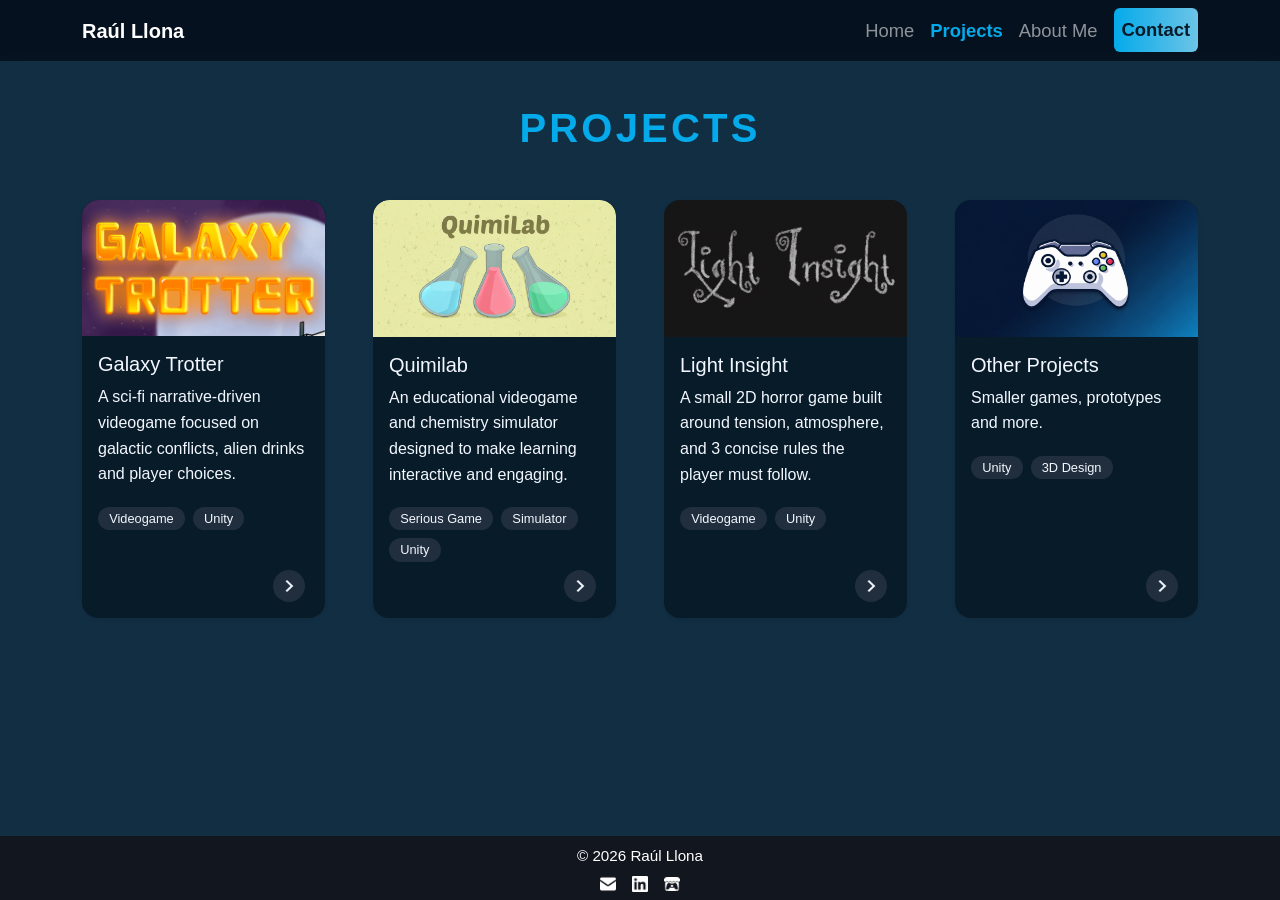
<file: projects.html>
<!DOCTYPE html>
<html lang="en">
  <head>
    <meta charset="UTF-8" />
    <meta name="viewport" content="width=device-width, initial-scale=1.0" />
    <title>Projects | Raúl Llona</title>
    <meta
      name="description"
      content="Projects page featuring Raúl Llona's game development work."
    />
    <link
      href="https://cdn.jsdelivr.net/npm/bootstrap@5.3.3/dist/css/bootstrap.min.css"
      rel="stylesheet"
    />
    <link rel="stylesheet" href="styles.css" />
  </head>
  <body>
    <nav class="navbar navbar-expand-lg navbar-dark bg-dark fixed-top">
      <div class="container">
        <a class="navbar-brand fw-bold" href="index.html">Raúl Llona</a>
        <button
          class="navbar-toggler"
          type="button"
          data-bs-toggle="collapse"
          data-bs-target="#navbarNav"
          aria-controls="navbarNav"
          aria-expanded="false"
          aria-label="Toggle navigation"
        >
          <span class="navbar-toggler-icon"></span>
        </button>
        <div class="collapse navbar-collapse" id="navbarNav">
          <ul class="navbar-nav ms-auto">
            <li class="nav-item">
              <a class="nav-link" href="index.html">Home</a>
            </li>
            <li class="nav-item">
              <a class="nav-link active" href="projects.html">Projects</a>
            </li>
            <li class="nav-item">
              <a class="nav-link" href="about.html">About Me</a>
            </li>
            <li class="nav-item">
              <a class="nav-link btn btn-primary ms-2" href="contact.html">Contact</a>
            </li>
          </ul>
        </div>
      </div>
    </nav>

    <main class="featured-projects">
      <section class="py-5 featured-projects">
        <div class="container">
          <div class="text-center mb-5">
            <h1 class="page-title display-6 fw-bold mb-3">PROJECTS</h1>
          </div>
          <div class="row g-5 justify-content-center">
            <div class="col-md-6 col-lg-3">
              <a class="project-card-link" href="galaxy-trotter.html">
                <div class="card project-card h-100 shadow-sm border-0">
                  <img class="project-logo" src="resources/galaxyTrotter/galaxyTrotterLogo.png" alt="Galaxy Trotter logo" />
                  <div class="card-body">
                    <h5 class="card-title">Galaxy Trotter</h5>
                    <p class="card-text">A sci-fi narrative-driven videogame focused on galactic conflicts, alien drinks and player choices.</p>
                    <div class="project-pills"><span>Videogame</span><span>Unity</span></div>
                  </div>
                  <div class="project-card-arrow" aria-hidden="true">
                    <img src="resources/arrowIcon.png" alt="Arrow icon"/>
                  </div>
                </div>
              </a>
            </div>
            <div class="col-md-6 col-lg-3">
              <a class="project-card-link" href="quimilab.html">
                <div class="card project-card h-100 shadow-sm border-0">
                  <img class="project-logo" src="resources/quimilab/quimilabLogo.png" alt="Quimilab logo" />
                  <div class="card-body">
                    <h5 class="card-title">Quimilab</h5>
                    <p class="card-text">An educational videogame and chemistry simulator designed to make learning interactive and engaging.</p>
                    <div class="project-pills"><span>Serious Game</span><span>Simulator</span><span>Unity</span></div>
                  </div>
                  <div class="project-card-arrow" aria-hidden="true">
                    <img src="resources/arrowIcon.png" alt="Arrow icon"/>
                  </div>
                </div>
              </a>
            </div>
            <div class="col-md-6 col-lg-3">
              <a class="project-card-link" href="light-insight.html">
                <div class="card project-card h-100 shadow-sm border-0">
                  <img class="project-logo" src="resources/lightInsight/lightInsightLogo.png" alt="Light Insight logo" />
                  <div class="card-body">
                    <h5 class="card-title">Light Insight</h5>
                    <p class="card-text">A small 2D horror game built around tension, atmosphere, and 3 concise rules the player must follow.</p>
                    <div class="project-pills"><span>Videogame</span><span>Unity</span></div>
                  </div>
                  <div class="project-card-arrow" aria-hidden="true">
                    <img src="resources/arrowIcon.png" alt="Arrow icon"/>
                  </div>
                </div>
              </a>
            </div>
            <div class="col-md-6 col-lg-3">
              <a class="project-card-link" href="other-projects.html">
                <div class="card project-card h-100 shadow-sm border-0">
                  <img class="project-logo" src="resources/otherProjects/otherProjectsLogo.png" alt="Other Projects logo" />
                  <div class="card-body">
                    <h5 class="card-title">Other Projects</h5>
                    <p class="card-text">Smaller games, prototypes and more.</p>
                    <div class="project-pills"><span>Unity</span><span>3D Design</span></div>
                  </div>
                  <div class="project-card-arrow" aria-hidden="true">
                    <img src="resources/arrowIcon.png" alt="Arrow icon"/>
                  </div>
                </div>
              </a>
            </div>
          </div>
        </div>
      </section>
    </main>

    <footer class="footer text-white py-2">
      <div class="container d-flex flex-column gap-2 align-items-center">
        <span>© 2026 Raúl Llona</span>
        <div class="footer-icons d-flex gap-3">
          <a href="mailto:raul_llona@hotmail.com" aria-label="Email" class="text-white"><img src="resources/mailLogo.png" alt="Email" /></a>
          <a href="https://www.linkedin.com/in/raúl-llona-cabeza-6336a7273" target="_blank" rel="noreferrer" aria-label="LinkedIn" class="text-white"><img src="resources/linkedinLogo.png" alt="LinkedIn" /></a>
          <a href="https://rllona.itch.io/" target="_blank" rel="noreferrer" aria-label="Itch.io" class="text-white"><img src="resources/itchioLogo.png" alt="Itch.io" /></a>
        </div>
      </div>
    </footer>

    <script src="https://cdn.jsdelivr.net/npm/bootstrap@5.3.3/dist/js/bootstrap.bundle.min.js"></script>
  </body>
</html>
</file>
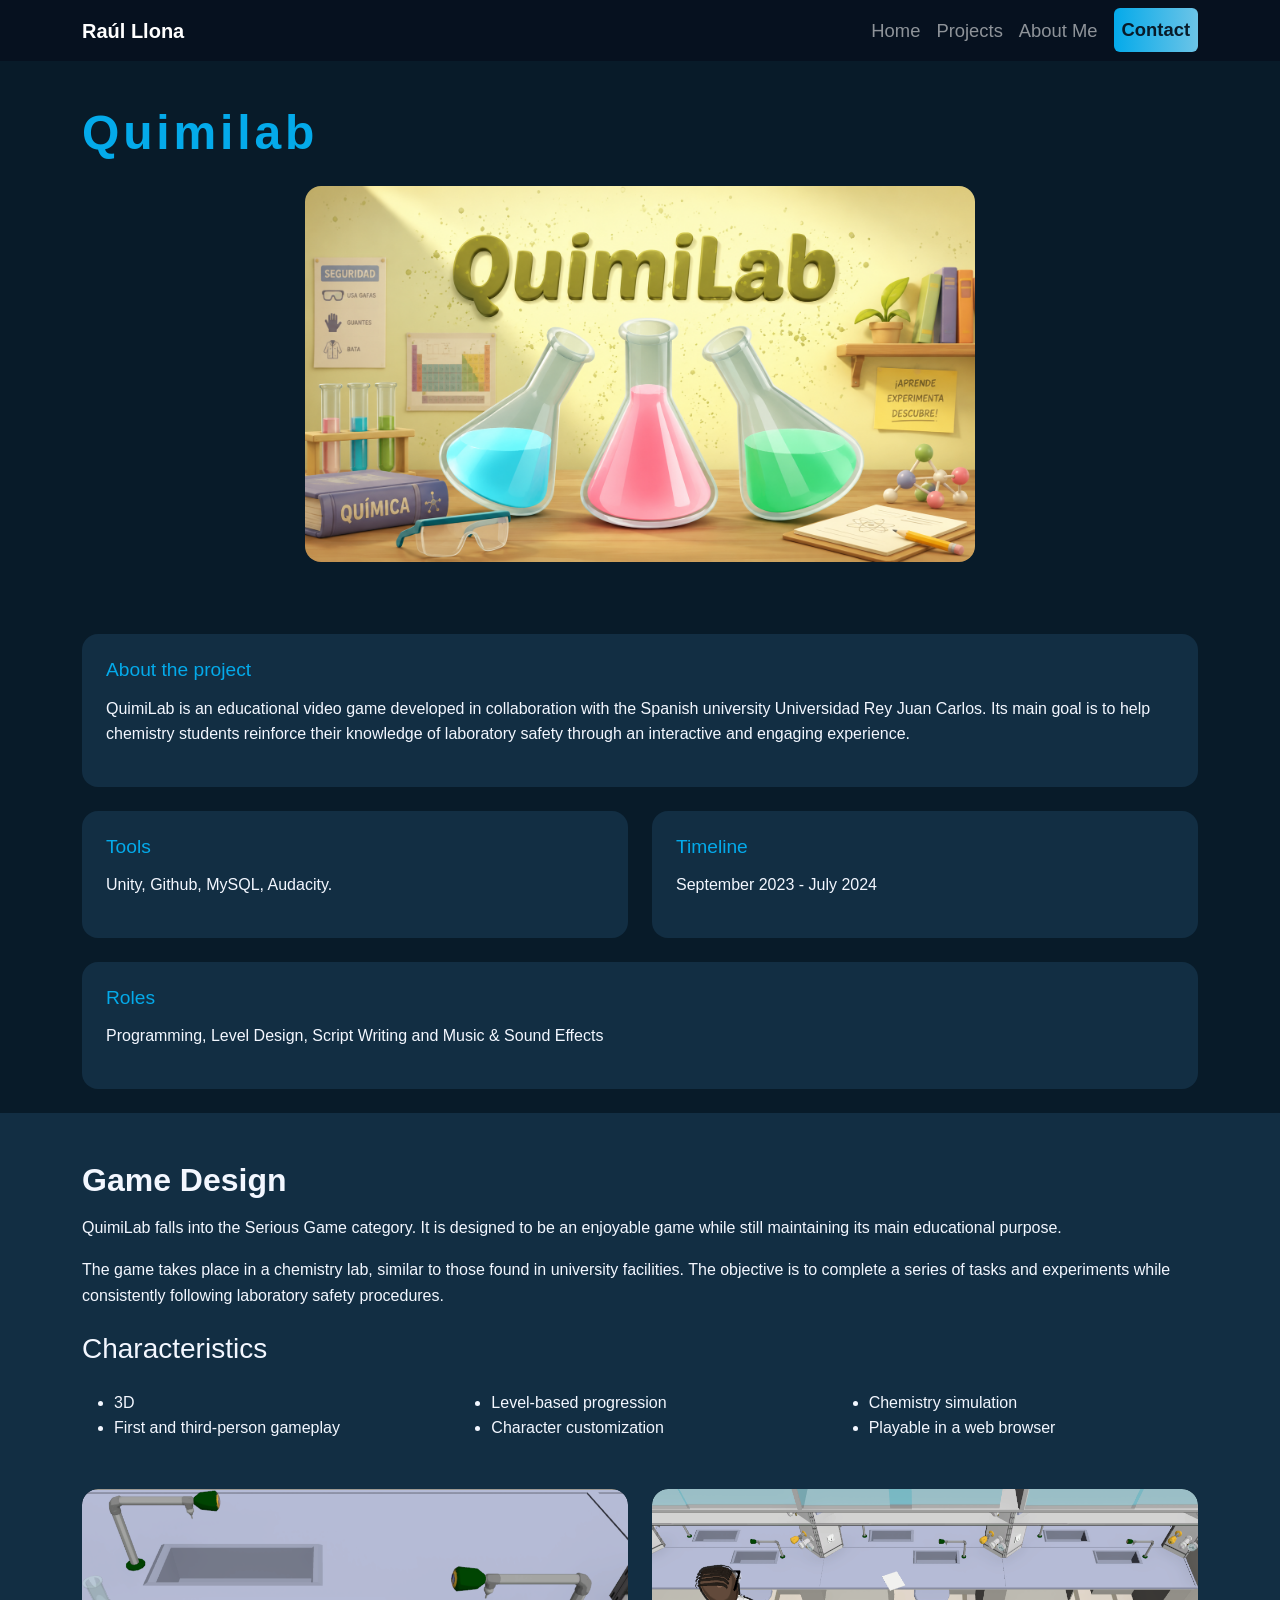
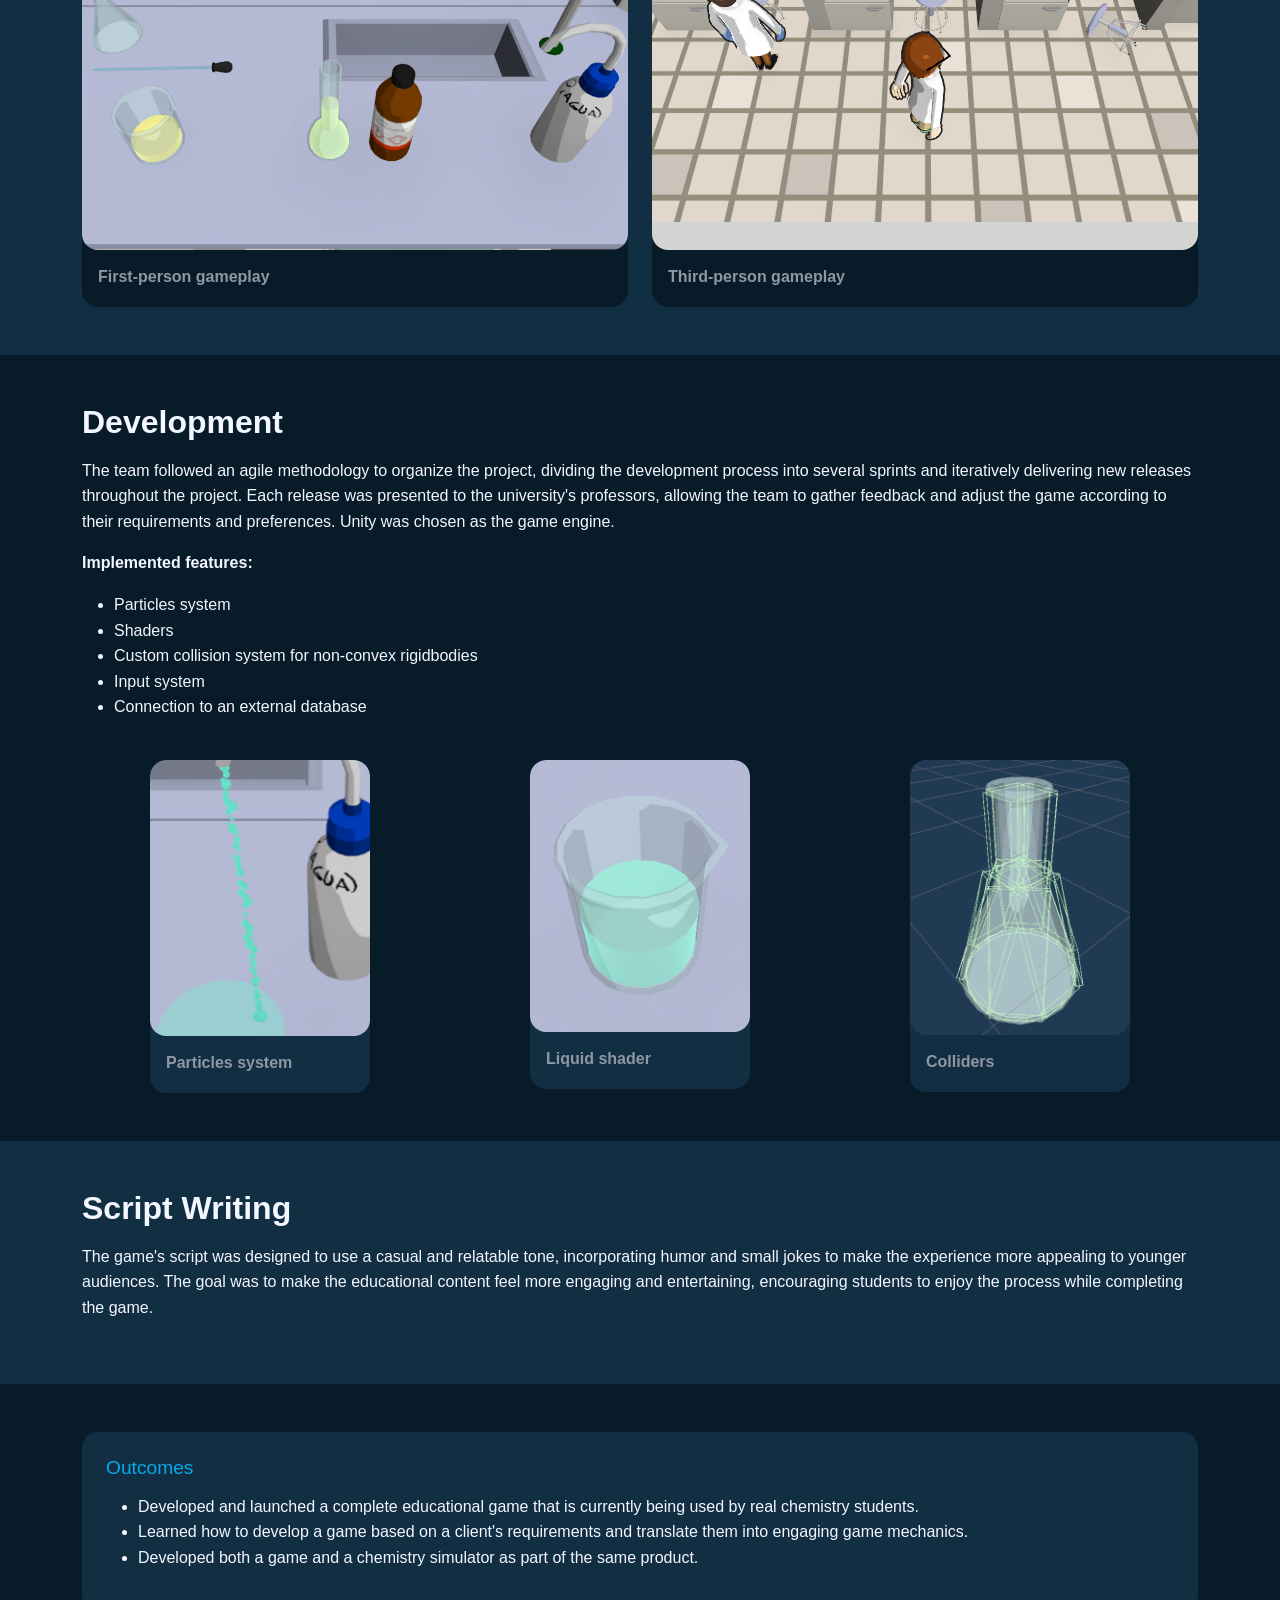
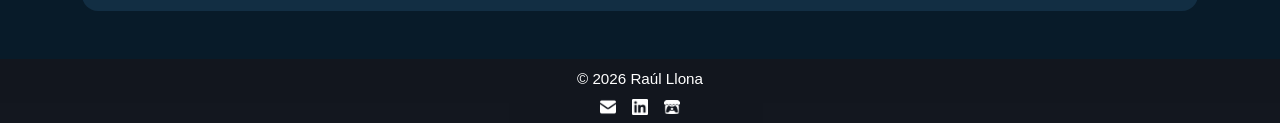
<file: quimilab.html>
<!DOCTYPE html>
<html lang="en">
  <head>
    <meta charset="UTF-8" />
    <meta name="viewport" content="width=device-width, initial-scale=1.0" />
    <title>Quimilab | Raúl Llona</title>
    <meta name="description" content="Project page placeholder for Quimilab." />
    <link
      href="https://cdn.jsdelivr.net/npm/bootstrap@5.3.3/dist/css/bootstrap.min.css"
      rel="stylesheet"
    />
    <link rel="stylesheet" href="styles.css" />
  </head>
  <body>
    <nav class="navbar navbar-expand-lg navbar-dark bg-dark fixed-top">
      <div class="container">
        <a class="navbar-brand fw-bold" href="index.html">Raúl Llona</a>
        <button
          class="navbar-toggler"
          type="button"
          data-bs-toggle="collapse"
          data-bs-target="#navbarNav"
          aria-controls="navbarNav"
          aria-expanded="false"
          aria-label="Toggle navigation"
        >
          <span class="navbar-toggler-icon"></span>
        </button>
        <div class="collapse navbar-collapse" id="navbarNav">
          <ul class="navbar-nav ms-auto">
            <li class="nav-item"><a class="nav-link" href="index.html">Home</a></li>
            <li class="nav-item"><a class="nav-link" href="projects.html">Projects</a></li>
            <li class="nav-item"><a class="nav-link" href="about.html">About Me</a></li>
            <li class="nav-item"><a class="nav-link btn btn-primary ms-2" href="contact.html">Contact</a></li>
          </ul>
        </div>
      </div>
    </nav>

    <header class="py-5">
      <div class="container">
        <h1 class="display-5 fw-bold mb-3 page-title">Quimilab</h1>
        <div class="project-hero-image">
          <img src="resources/quimilab/quimilabMainImage.png" alt="QuimiLab main presentation image" />
        </div>
      </div>
    </header>

    <main>

      <section class="py-4">
        <div class="container">
          <div class="row g-4">
            <div class="col-12">
              <div class="project-info-card">
                <h3>About the project</h3>
                <p>QuimiLab is an educational video game developed in collaboration with the Spanish university Universidad Rey Juan Carlos. Its main goal is to help chemistry students reinforce their knowledge of laboratory safety through an interactive and engaging experience.</p>
              </div>
            </div>
            <div class="col-md-6">
              <div class="project-info-card">
                <h3>Tools</h3>
                <p>Unity, Github, MySQL, Audacity.</p>
              </div>
            </div>
            <div class="col-md-6">
              <div class="project-info-card">
                <h3>Timeline</h3>
                <p>September 2023 - July 2024</p>
              </div>
            </div>
            <div class="col-12">
              <div class="project-info-card">
                <h3>Roles</h3>
                <p>Programming, Level Design, Script Writing and Music &amp; Sound Effects</p>
              </div>
            </div>
          </div>
        </div>
      </section>

      <section class="py-5">
        <div class="container">
          <h2 class="section-title">Game Design</h2>
          <p>QuimiLab falls into the Serious Game category. It is designed to be an enjoyable game while still maintaining its main educational purpose.</p>
          <p>The game takes place in a chemistry lab, similar to those found in university facilities. The objective is to complete a series of tasks and experiments while consistently following laboratory safety procedures.</p>
          <h3 class="mt-4">Characteristics</h3>
          <div class="row g-3 mt-2">
            <div class="col-md-4">
              <ul>
                <li>3D</li>
                <li>First and third-person gameplay</li>
              </ul>
            </div>
            <div class="col-md-4">
              <ul>
                <li>Level-based progression</li>
                <li>Character customization</li>
              </ul>
            </div>
            <div class="col-md-4">
              <ul>
                <li>Chemistry simulation</li>
                <li>Playable in a web browser</li>
              </ul>
            </div>
          </div>
          <div class="row g-4 mt-2">
            <div class="col-md-6">
              <div class="project-media-card horizontal-media-card">
                <img src="resources/quimilab/firstPersonGameplay.png" alt="QuimiLab first person gameplay" />
                <div class="project-media-caption">First-person gameplay</div>
              </div>
            </div>
            <div class="col-md-6">
              <div class="project-media-card horizontal-media-card">
                <img src="resources/quimilab/thirdPersonGameplay.png" alt="QuimiLab third person gameplay" />
                <div class="project-media-caption">Third-person gameplay</div>
              </div>
            </div>
          </div>
        </div>
      </section>

      <section class="py-5">
        <div class="container">
          <h2 class="section-title">Development</h2>
          <p>The team followed an agile methodology to organize the project, dividing the development process into several sprints and iteratively delivering new releases throughout the project. Each release was presented to the university's professors, allowing the team to gather feedback and adjust the game according to their requirements and preferences. Unity was chosen as the game engine.</p>
          <p><strong>Implemented features:</strong></p>
          <ul>
            <li>Particles system</li>
            <li>Shaders</li>
            <li>Custom collision system for non-convex rigidbodies</li>
            <li>Input system</li>
            <li>Connection to an external database</li>
          </ul>
          <div class="row g-4 mt-2">
            <div class="col-md-4">
              <div class="project-media-card vertical-media-card">
                <img src="resources/quimilab/particleSystem.png" alt="Particle system in QuimiLab" />
                <div class="project-media-caption">Particles system</div>
              </div>
            </div>
            <div class="col-md-4">
              <div class="project-media-card vertical-media-card">
                <img src="resources/quimilab/liquidShader.png" alt="Liquid shader in QuimiLab" />
                <div class="project-media-caption">Liquid shader</div>
              </div>
            </div>
            <div class="col-md-4">
              <div class="project-media-card vertical-media-card">
                <img src="resources/quimilab/colliders.png" alt="Collision setup in QuimiLab" />
                <div class="project-media-caption">Colliders</div>
              </div>
            </div>
          </div>
        </div>
      </section>

      <section class="py-5">
        <div class="container">
          <h2 class="section-title">Script Writing</h2>
          <p>The game's script was designed to use a casual and relatable tone, incorporating humor and small jokes to make the experience more appealing to younger audiences. The goal was to make the educational content feel more engaging and entertaining, encouraging students to enjoy the process while completing the game.</p>
        </div>
      </section>

      <section class="py-5">
        <div class="container">
          <div class="outcome-panel">
            <h3>Outcomes</h3>
            <ul>
              <li>Developed and launched a complete educational game that is currently being used by real chemistry students.</li>
              <li>Learned how to develop a game based on a client's requirements and translate them into engaging game mechanics.</li>
              <li>Developed both a game and a chemistry simulator as part of the same product.</li>
            </ul>
          </div>
        </div>
      </section>
    </main>

    <footer class="footer text-white py-2">
      <div class="container d-flex flex-column gap-2 align-items-center">
        <span>© 2026 Raúl Llona</span>
        <div class="footer-icons d-flex gap-3">
          <a href="mailto:raul_llona@hotmail.com" aria-label="Email" class="text-white"><img src="resources/mailLogo.png" alt="Email" /></a>
          <a href="https://www.linkedin.com/in/raúl-llona-cabeza-6336a7273" target="_blank" rel="noreferrer" aria-label="LinkedIn" class="text-white"><img src="resources/linkedinLogo.png" alt="LinkedIn" /></a>
          <a href="https://rllona.itch.io/" target="_blank" rel="noreferrer" aria-label="Itch.io" class="text-white"><img src="resources/itchioLogo.png" alt="Itch.io" /></a>
        </div>
      </div>
    </footer>

    <script src="https://cdn.jsdelivr.net/npm/bootstrap@5.3.3/dist/js/bootstrap.bundle.min.js"></script>
  </body>
</html>
</file>
<file: styles.css>
body {
  font-family: "Segoe UI", Tahoma, Geneva, Verdana, sans-serif;
  line-height: 1.6;
  scroll-behavior: smooth;
  padding-top: 56px;
  min-height: 100vh;
  display: flex;
  flex-direction: column;
  background: #081B29;
  color: #f3f7ff;
}

main {
  flex: 1;
  display: flex;
  flex-direction: column;
}

.navbar {
  background: rgba(7, 17, 31, 0.9) !important;
  backdrop-filter: blur(10px);
  font-size: 1.15rem;
}

.navbar .nav-link.active {
  font-weight: 700;
  color: #04AAEA;
}

.featured-projects-grid {
  max-width: 1200px;
  margin-left: auto;
  margin-right: auto;
}

main > section:nth-child(odd) {
  background: #081B29;
  --card-bg: #122E43;
}

main > section:nth-child(even) {
  background: #122E43;
  --card-bg: #081B29;
}

.profile-photo {
  width: 85%;
  min-height: 320px;
  max-height: 520px;
  object-fit: cover;
  object-position: center;
  border-radius: 1rem;
}

.page-title {
  letter-spacing: 0.08em;
  color: #04AAEA;
}

.about-intro p {
  text-align: justify;
}

.project-logo {
  width: 100%;
  height: auto;
  display: block;
  object-fit: contain;
  border-radius: 1rem 1rem 0 0;
  overflow: hidden;
  margin: 0 auto;
}

.project-card-link {
  display: block;
  height: 100%;
  color: inherit;
  text-decoration: none;
}

.project-card-link:hover,
.project-card-link:focus-visible {
  color: inherit;
}

.project-card {
  position: relative;
  min-height: 100%;
  background: #081B29 !important;
  color: #f3f7ff;
  border-radius: 1rem !important;
  overflow: hidden;
  transition: transform 0.2s ease, box-shadow 0.2s ease;
}

.project-card-link:hover .project-card,
.project-card-link:focus-visible .project-card {
  transform: translateY(-4px);
  box-shadow: 0 0.6rem 1.2rem rgba(4, 170, 234, 0.18) !important;
}

.project-card .card-body {
  padding-bottom: 3.5rem;
}

.card .project-card .card-title,
.card .project-card .card-text {
  color: #f3f7ff;
}

.project-pills {
  display: flex;
  flex-wrap: wrap;
  gap: 0.5rem;
  margin-top: 1.25rem;
}

.project-pills span {
  padding: 0.25rem 0.7rem;
  background: rgba(56, 67, 83, 0.5);
  border-radius: 999px;
  color: #f3f7ff;
  font-size: 0.8rem;
  font-weight: 500;
  line-height: 1.2;
}

.project-card-arrow {
  position: absolute;
  right: 1.25rem;
  bottom: 1rem;
  width: 2rem;
  height: 2rem;
  display: grid;
  place-items: center;
  border-radius: 50%;
  background: rgba(56, 67, 83, 0.5);
}

.project-card-arrow img {
  height: 12px;
  width: auto;
  display: block;
  transform: translateX(8%);
}

.hero-illustration {
  width: min(80%, 420px);
  height: auto;
  display: block;
  margin: 0 auto;
  border-radius: 1rem;
}

.project-hero-image img {
  width: 60%;
  height: auto;
  display: block;
  border-radius: 1rem;
  margin-left: auto;
  margin-right: auto;
  margin-top: 1.5rem;
}

.characteristics-grid {
  display: grid;
  grid-template-columns: repeat(3, minmax(0, 1fr));
  gap: 0.75rem 1.5rem;
  list-style: none;
  padding-left: 0;
  margin: 0 0 2rem;
}

.characteristics-grid li {
  position: relative;
  padding-left: 1.15rem;
  color: #f3f7ff;
}

.characteristics-grid li::before {
  content: "•";
  position: absolute;
  left: 0;
  color: #04AAEA;
  font-weight: bold;
}

.project-map-wrapper {
  max-width: 760px;
  margin: 1.5rem auto 0;
}

.project-map-wrapper img {
  width: 100%;
  max-width: 760px;
  display: block;
  margin: 0 auto;
  height: auto;
  border-radius: 1rem;
}

.project-media-card {
  background: var(--card-bg);
  border-radius: 1rem;
  overflow: hidden;
  margin: 0 auto;
}

.project-media-card img {
  width: 100%;
  height: auto;
  display: block;
  object-fit: contain;
  object-position: center;
  border-radius: 1rem;
}

.horizontal-media-card {
  width: 100%;
  max-width: 100%;
  margin: 0 auto;
}

.horizontal-media-card img {
  width: 100%;
  height: auto;
  object-fit: contain;
  object-position: center;
  border-radius: 1rem;
}

.vertical-media-card {
  width: 100%;
  max-width: 220px;
  margin: 0 auto;
}

.vertical-media-card img {
  width: 100%;
  height: auto;
  object-fit: contain;
  object-position: center;
  background: rgba(7, 17, 31, 0.35);
}

.project-media-card .project-media-caption {
  padding: 0.9rem 1rem 1.1rem;
  color: #8f97a3;
  font-weight: 600;
}

.project-info-card,
.outcome-panel {
  background: var(--card-bg);
  border-radius: 1rem;
  padding: 1.5rem;
  height: 100%;
}

.project-info-card h3,
.outcome-panel h3 {
  color: #04AAEA;
  font-size: 1.2rem;
  margin-bottom: 0.9rem;
}

.contact-icon {
  font-size: 2rem;
  width: 56px;
  height: 56px;
  display: grid;
  place-items: center;
  margin: 0 auto;
  border-radius: 50%;
  background: #04AAEA;
  color: #081B29;
  box-shadow: 0 0 15px rgba(4, 170, 234, 0.25);
}

.contact-icon img {
  width: 32px;
  height: 32px;
  object-fit: contain;
}

.footer-icons a {
  text-decoration: none;
  font-weight: 700;
  font-size: 1rem;
}

.footer-icons img {
  width: 16px;
  height: 16px;
  display: block;
  object-fit: contain;
}

.section-title {
  font-size: 2rem;
  font-weight: 700;
  margin-bottom: 1rem;
}

.featured-projects {
  background: #122E43 !important;
  color: #f3f7ff;
}

.featured-projects .section-title {
  color: #f3f7ff;
}

.hero-title {
  font-size: clamp(2rem, 3vw, 3rem);
  line-height: 1.32;
  font-weight: 700;
}

.hero-title p {
  margin: 0;
}

.hero-title-accent {
  background: linear-gradient(90deg, #04AAEA, #6cc4e7);
  -webkit-background-clip: text;
  background-clip: text;
  color: transparent;
}

.featured-project-image {
  max-width: 60%;
  margin-left: auto;
  margin-right: auto;
}

.card {
  transition: transform 0.2s ease, box-shadow 0.2s ease;
  background: #122E43;
  border: 1px solid rgba(4, 170, 234, 0.18);
  color: #f3f7ff;
}

.card:hover {
  transform: translateY(-4px);
  box-shadow: 0 0.6rem 1.2rem rgba(4, 170, 234, 0.15) !important;
}

footer {
  font-size: 0.95rem;
  background: rgba(20, 23, 30, 0.95) !important;
}

.bg-primary {
  background-color: #04AAEA !important;
  color: #081B29;
  font-weight: 700;
  font-size: 0.9rem;
}

.btn-primary {
  background: linear-gradient(90deg, #04AAEA, #6cc4e7);
  border: none;
  color: #081B29;
  font-weight: 600;
}

.btn-primary:hover {
  background: linear-gradient(90deg, #04AAEA, #6cc4e7);
  border: none;
  color: #f3f7ff;
  font-weight: 600;
}

.btn-primary.active {
  background: linear-gradient(90deg, #04AAEA, #6cc4e7);
  border: none;
  color: #f3f7ff !important;
  font-weight: 600;
}

.btn-outline-primary {
  color: #04AAEA;
  border-color: #04AAEA;
  font-weight: 600;
}

.btn-outline-primary:hover {
  background: linear-gradient(90deg, #04AAEA, #6cc4e7);
  color: #f3f7ff;
  border-color: transparent;
  font-weight: 600;
}

@media (max-width: 760px) {
    .project-hero-image img {
        width: 100%;
    }
    .about-intro p {
      text-align: start;
    }
}
</file>
